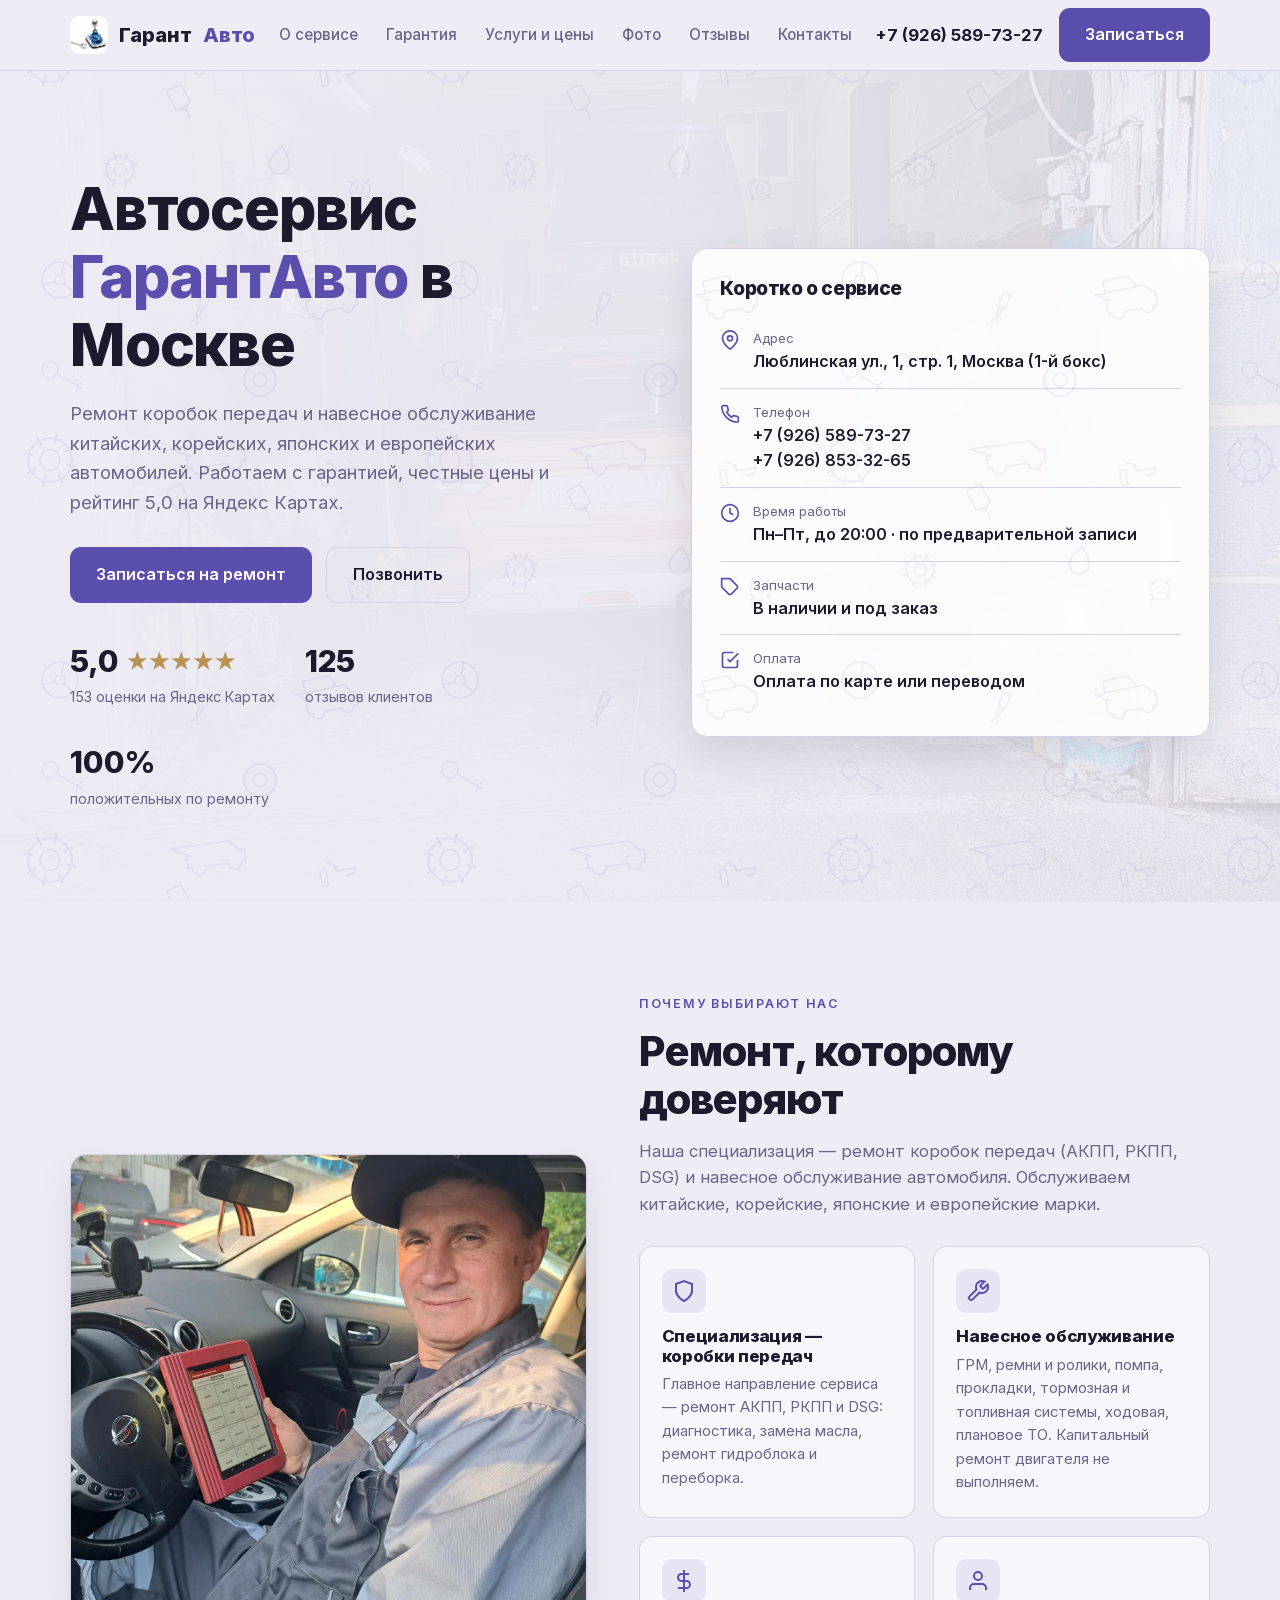
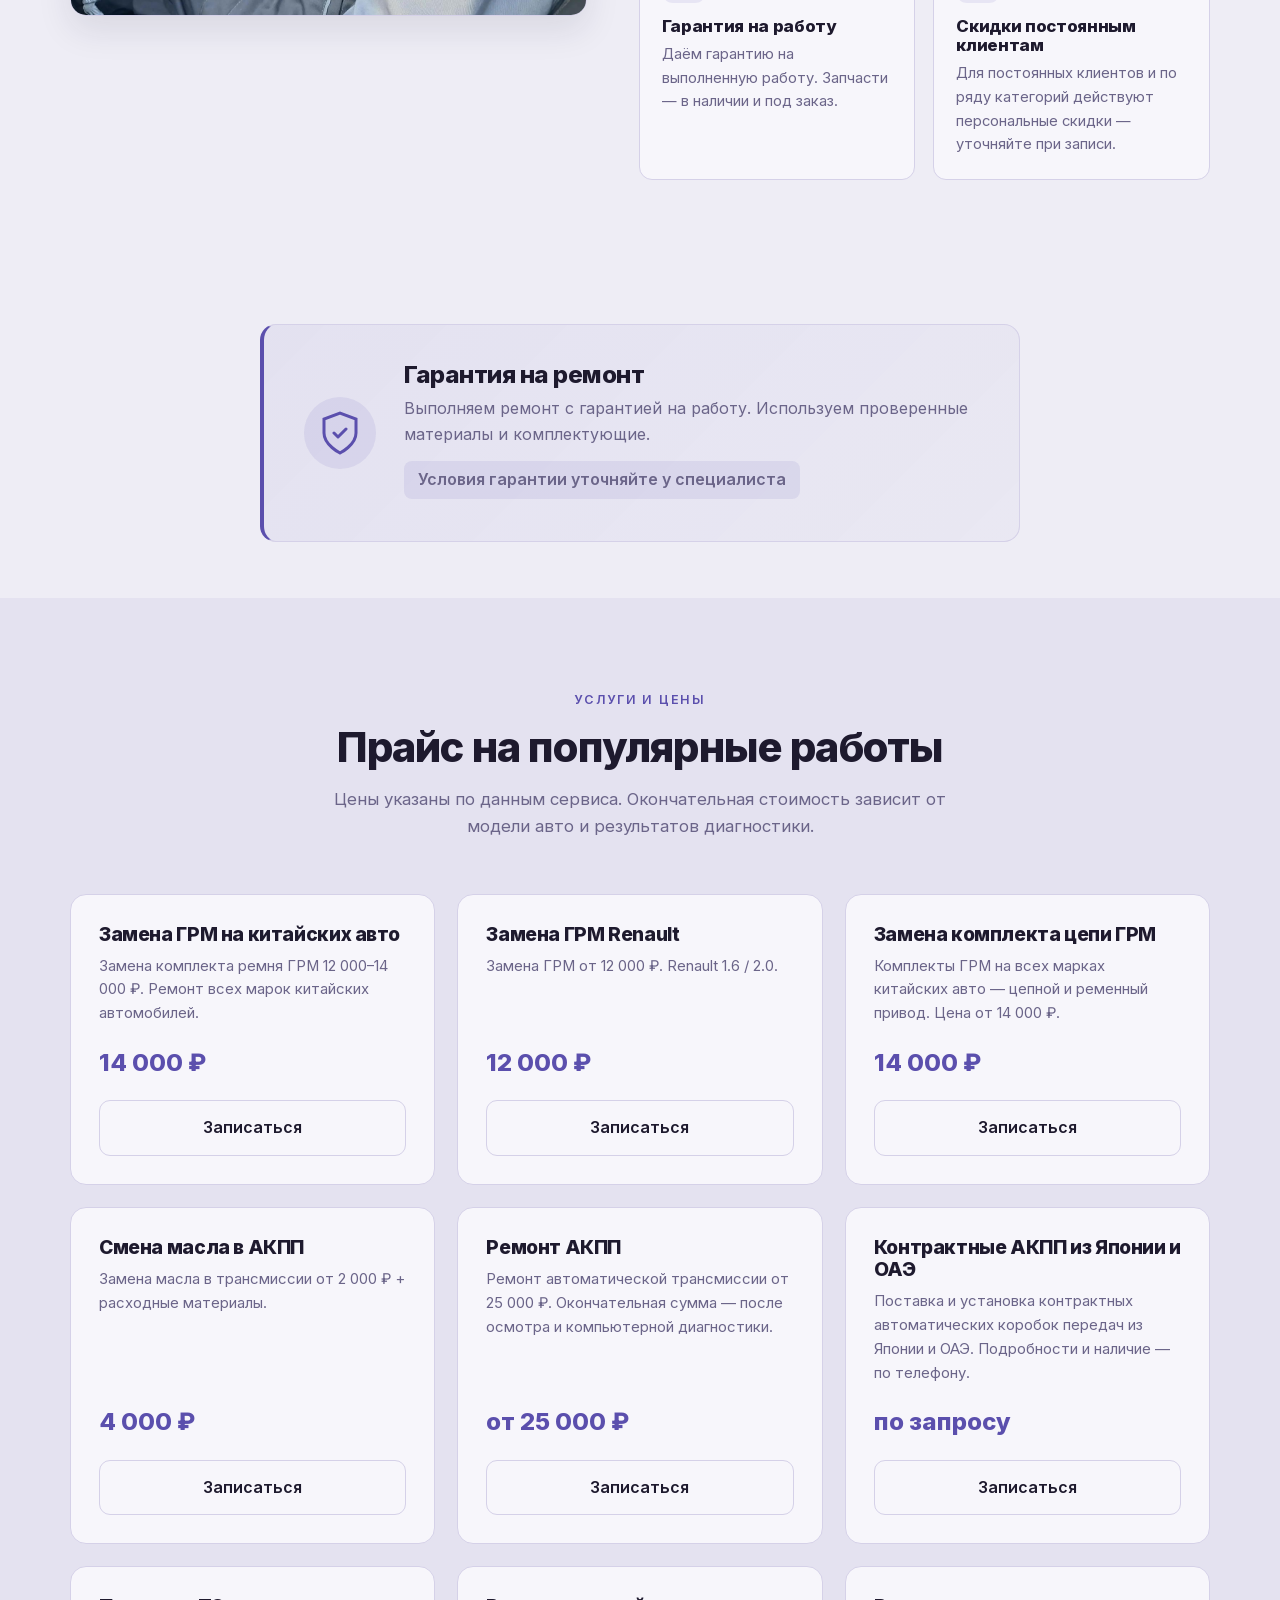
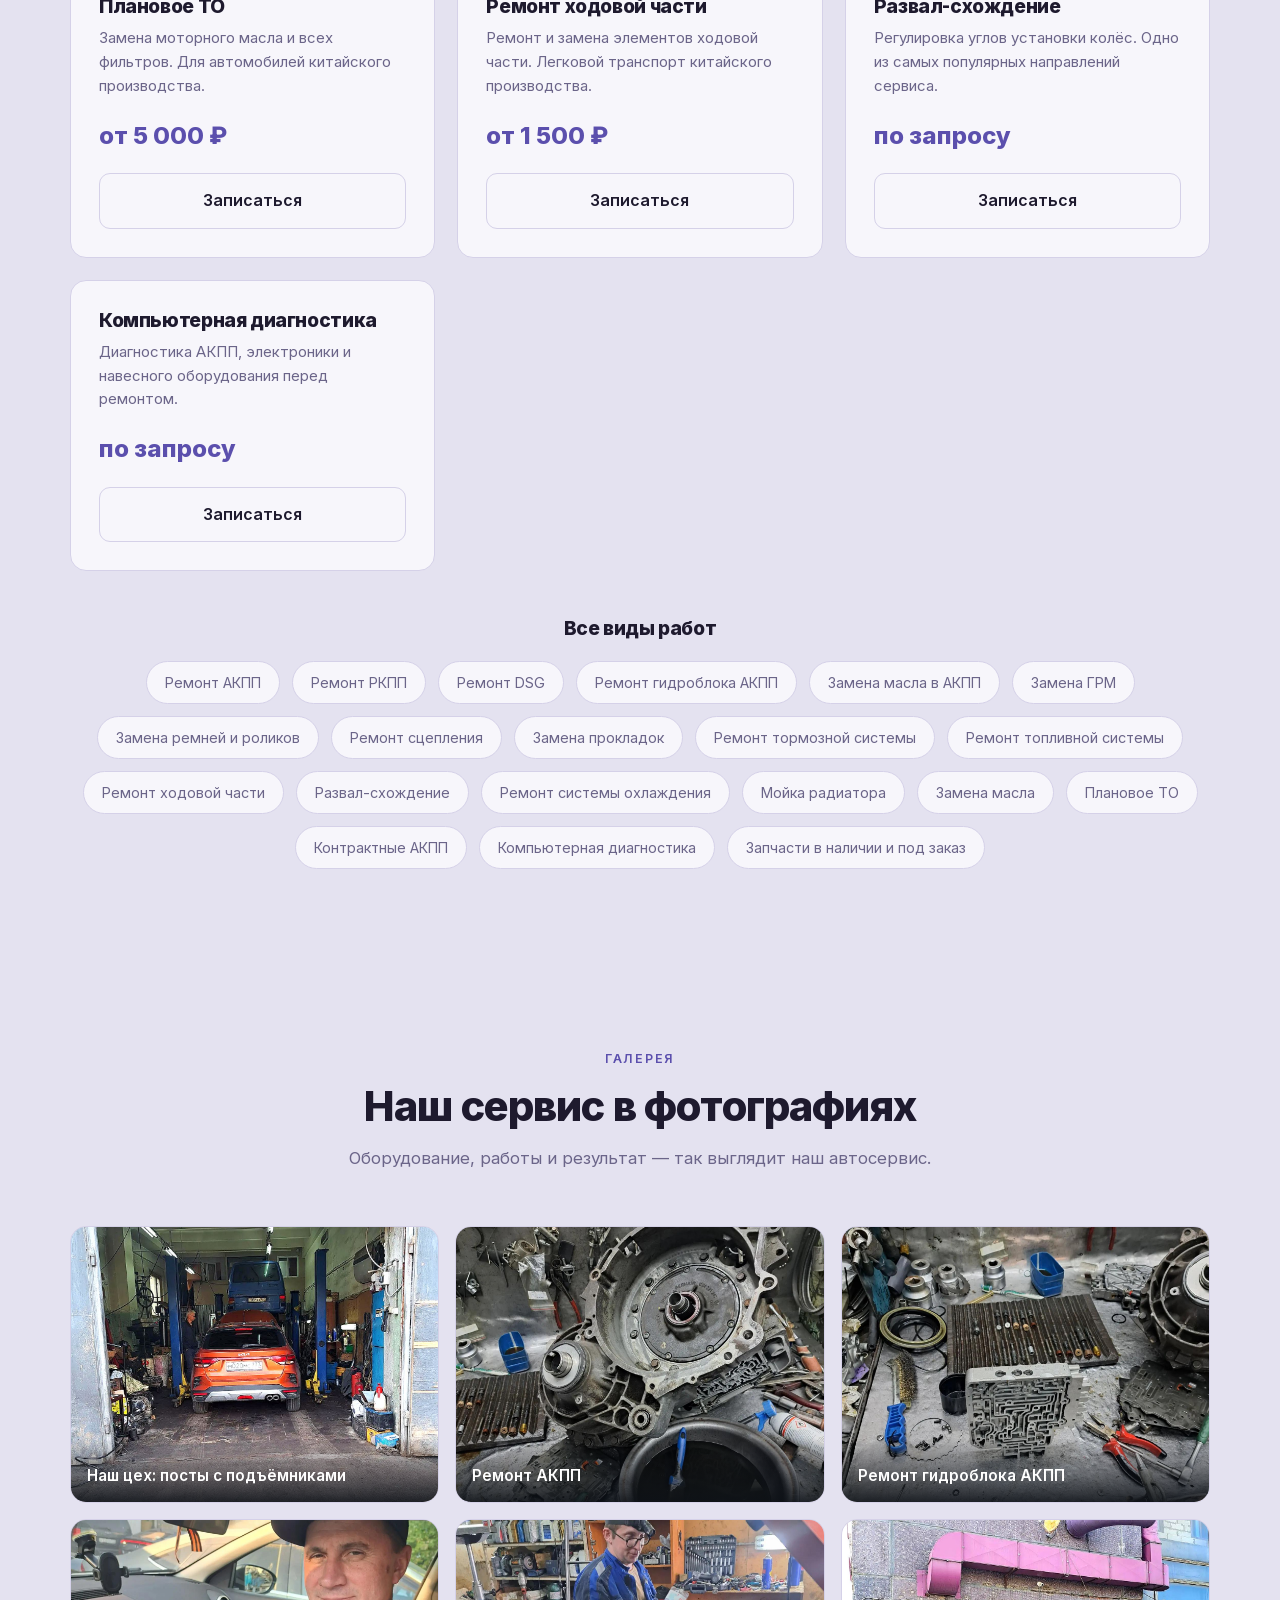
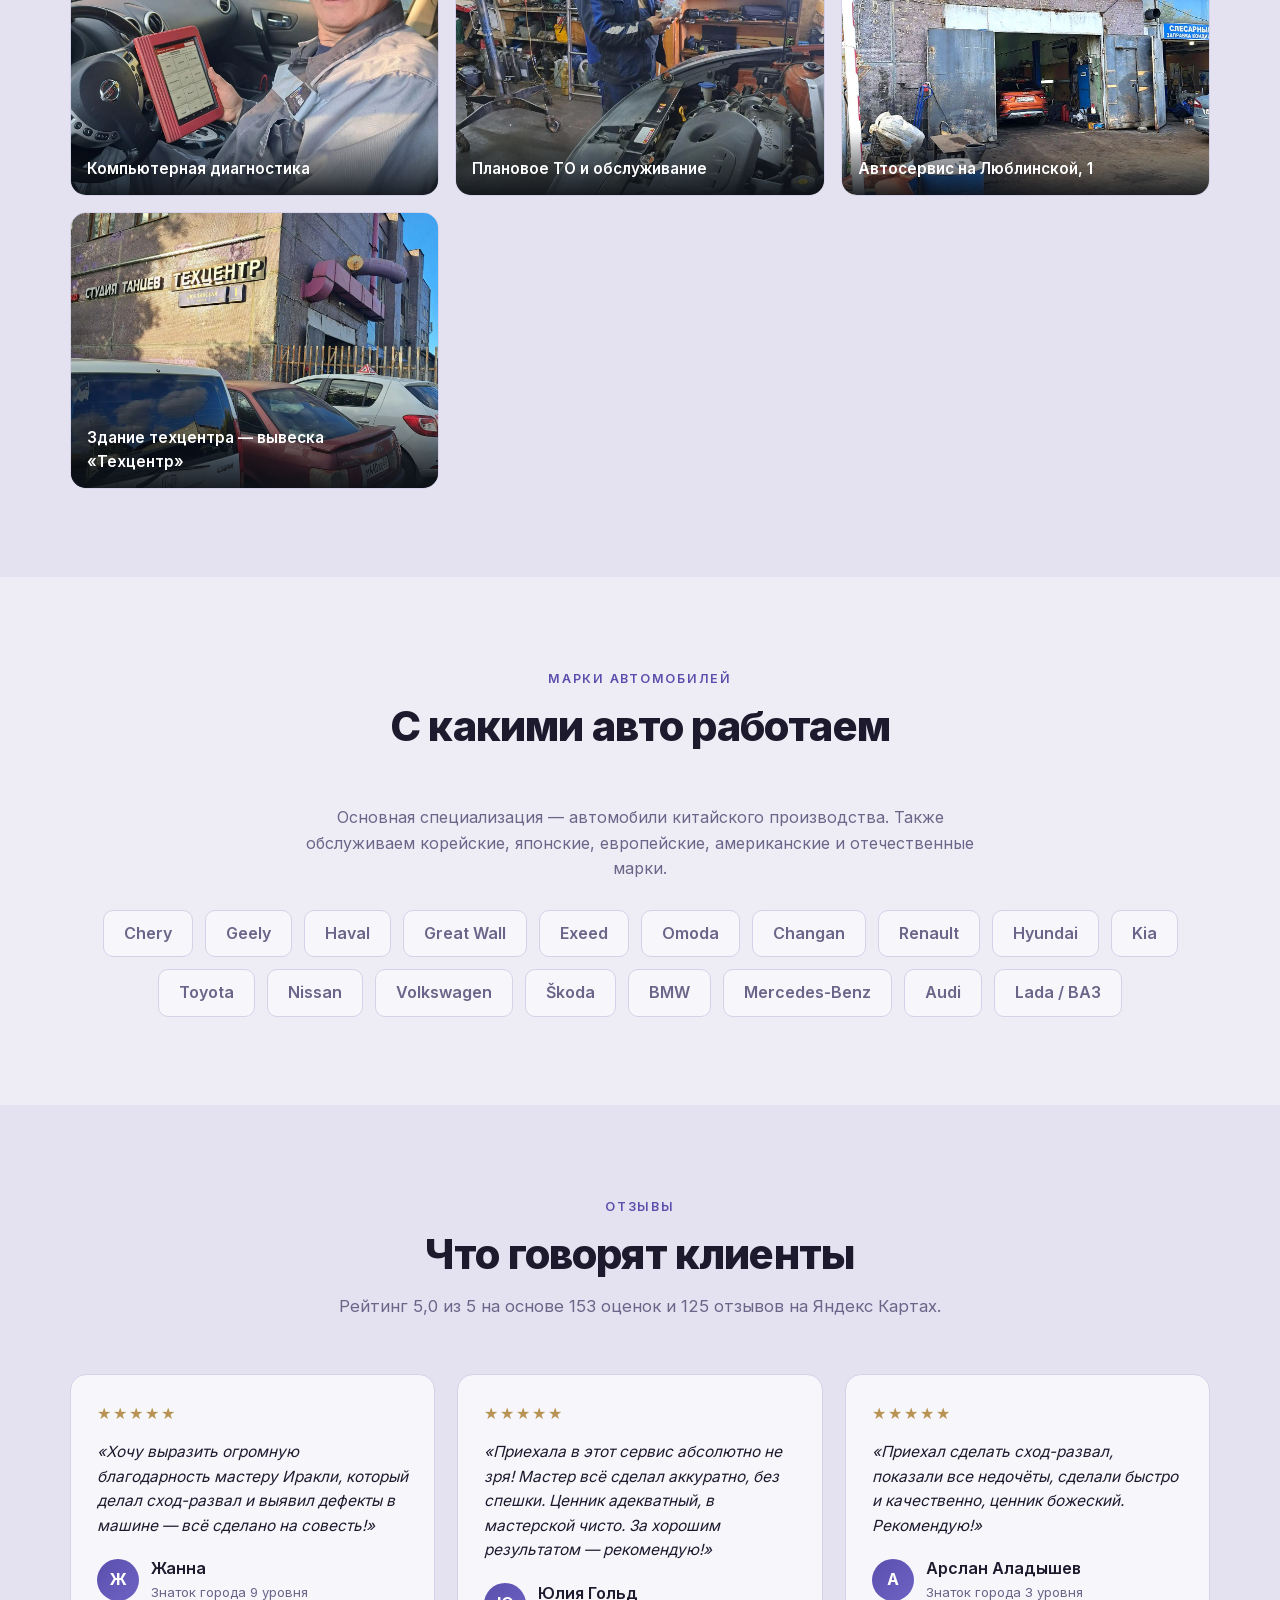
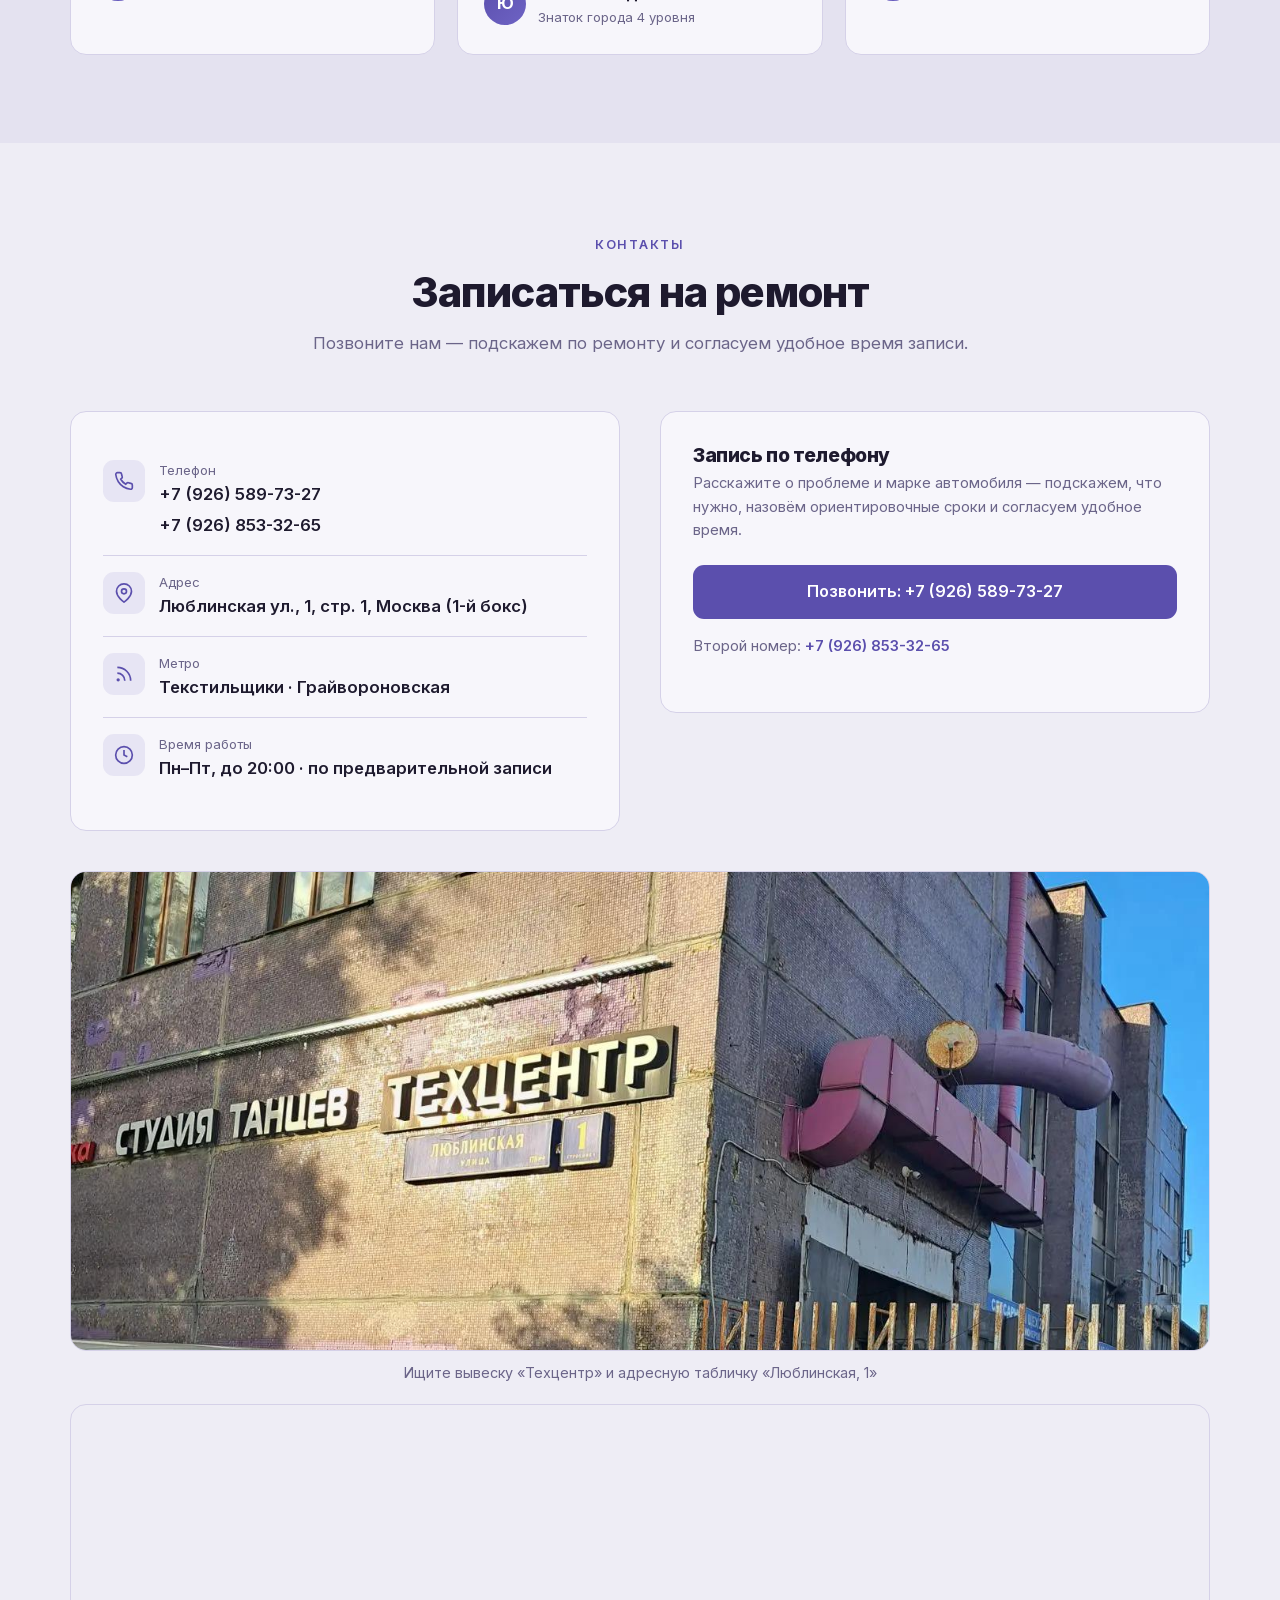
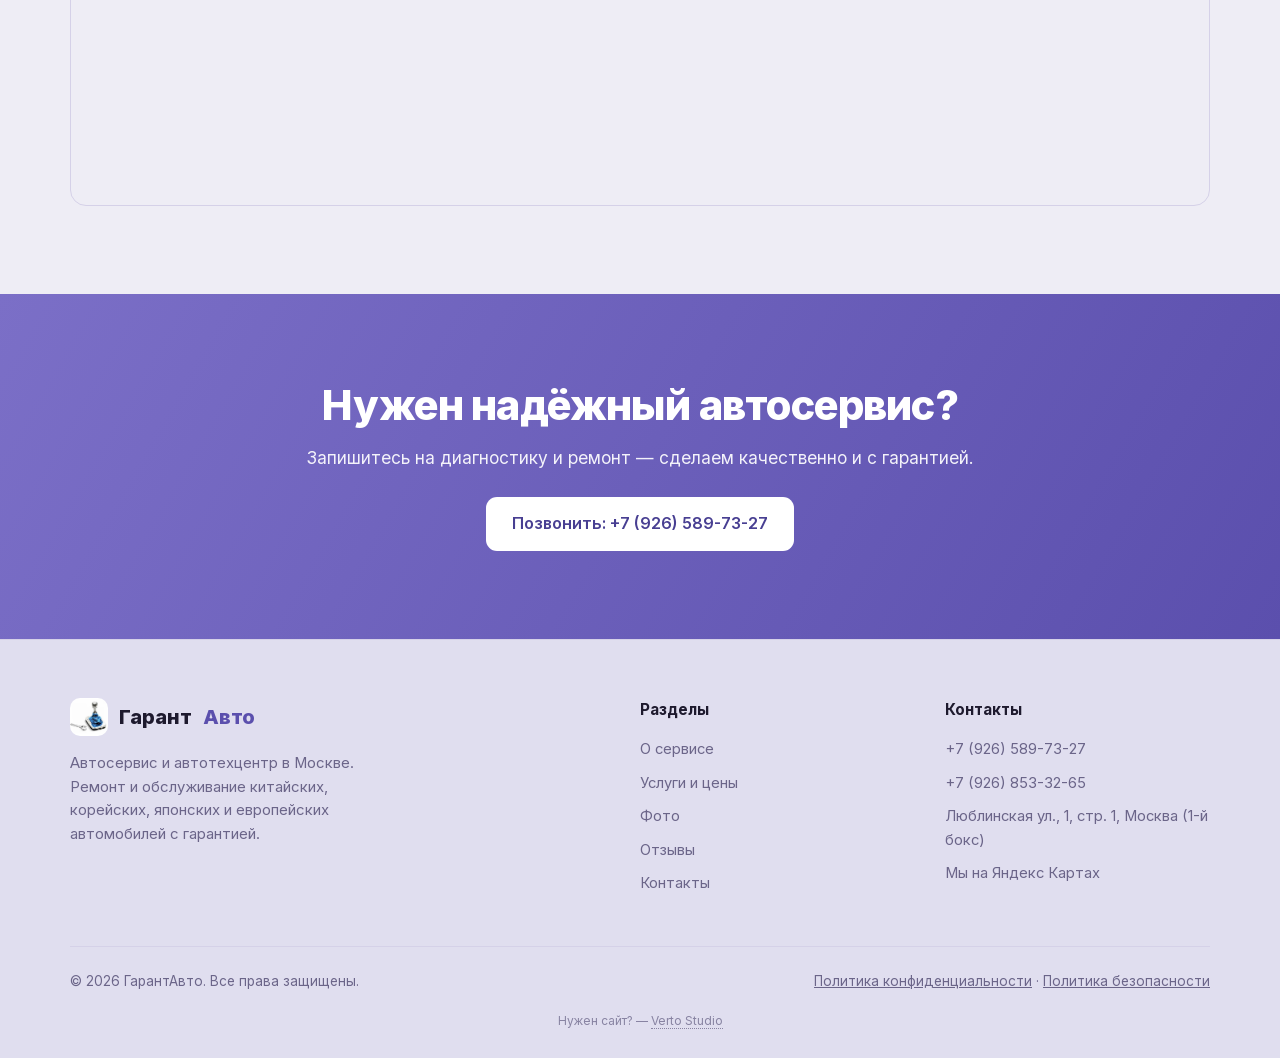
<file: index.html>
<!DOCTYPE html>
<html lang="ru">
<head>
  <meta charset="UTF-8" />
  <meta name="viewport" content="width=device-width, initial-scale=1.0" />
  <meta http-equiv="Content-Security-Policy" content="upgrade-insecure-requests; default-src 'self'; img-src 'self' data:; style-src 'self' 'unsafe-inline'; font-src 'self'; script-src 'self'; connect-src 'self'; frame-src https://yandex.ru https://*.yandex.ru; form-action 'self'; base-uri 'self'; object-src 'none'" />
  <meta name="referrer" content="strict-origin-when-cross-origin" />
  <meta name="description" content="ГарантАвто — автосервис и автотехцентр в Москве на Люблинской, 1. Ремонт китайских, корейских, японских и европейских авто. Замена ГРМ, ремонт АКПП, ходовой, ТО, развал-схождение. Рейтинг 5,0 на Яндекс Картах." />
  <meta name="theme-color" content="#eeedf5" />
  <link rel="canonical" href="https://nashgarant.tech/" />
  <meta property="og:title" content="ГарантАвто — автосервис в Москве" />
  <meta property="og:description" content="Ремонт автомобилей с гарантией. Рейтинг 5,0 на Яндекс Картах. Люблинская ул., 1, Москва." />
  <meta property="og:type" content="website" />
  <meta property="og:url" content="https://nashgarant.tech/" />
  <title>ГарантАвто — автосервис и автотехцентр в Москве | Люблинская, 1</title>
  <link rel="icon" type="image/jpeg" href="assets/logo.jpg" />
  <link rel="stylesheet" href="css/fonts.css" />
  <link rel="stylesheet" href="css/style.css" />
</head>
<body>
  <div class="bg-pattern" aria-hidden="true"></div>
  <!-- Header -->
  <header class="header">
    <div class="container nav">
      <a href="#top" class="logo"><img class="logo-mark logo-img" src="assets/logo.jpg" alt="ГарантАвто" width="38" height="38" />Гарант<span>Авто</span></a>
      <nav class="nav-links" id="navLinks">
        <a href="#about">О сервисе</a>
        <a href="#guarantee">Гарантия</a>
        <a href="#services">Услуги и цены</a>
        <a href="#gallery">Фото</a>
        <a href="#reviews">Отзывы</a>
        <a href="#contacts">Контакты</a>
      </nav>
      <div class="nav-actions">
        <a href="tel:+79265897327" class="phone" data-bind="phoneLink">+7 (926) 589-73-27</a>
        <a href="#contacts" class="btn btn-primary">Записаться</a>
        <button class="burger" id="burger" aria-label="Открыть меню">
          <svg width="24" height="24" viewBox="0 0 24 24" fill="none" stroke="currentColor" stroke-width="2"><line x1="3" y1="6" x2="21" y2="6"/><line x1="3" y1="12" x2="21" y2="12"/><line x1="3" y1="18" x2="21" y2="18"/></svg>
        </button>
      </div>
    </div>
  </header>

  <!-- Hero -->
  <section class="hero" id="top">
    <div class="hero-bg"><img id="heroImg" src="assets/box-enhanced.jpg" alt="Автосервис ГарантАвто" /></div>
    <div class="hero-inner">
      <div class="container hero-grid">
        <div class="hero-text">
          <h1 id="heroTitle">Автосервис <span>ГарантАвто</span> в Москве</h1>
          <p class="lead" id="heroLead">Ремонт и обслуживание китайских, корейских, японских и европейских автомобилей. Работаем с гарантией, честные цены и рейтинг 5,0 на Яндекс Картах.</p>
          <div class="hero-cta">
            <a href="#contacts" class="btn btn-primary">Записаться на ремонт</a>
            <a href="tel:+79265897327" class="btn btn-ghost" data-bind="phoneLink">Позвонить</a>
          </div>
          <div class="hero-badges">
            <div class="hero-badge"><div class="num"><span id="stat1num">5,0</span> <span class="rating-stars">★★★★★</span></div><div class="lbl" id="stat1lbl">153 оценки на Яндекс Картах</div></div>
            <div class="hero-badge"><div class="num" id="stat2num">125</div><div class="lbl" id="stat2lbl">отзывов клиентов</div></div>
            <div class="hero-badge"><div class="num" id="stat3num">100%</div><div class="lbl" id="stat3lbl">положительных по ремонту</div></div>
          </div>
        </div>
        <div class="hero-card">
          <h3>Коротко о сервисе</h3>
          <div class="info-row">
            <span class="ico"><svg width="20" height="20" viewBox="0 0 24 24" fill="none" stroke="currentColor" stroke-width="2"><path d="M21 10c0 7-9 13-9 13s-9-6-9-13a9 9 0 0 1 18 0z"/><circle cx="12" cy="10" r="3"/></svg></span>
            <div><div class="k">Адрес</div><div class="v" data-bind="address">Люблинская ул., 1, стр. 1 (1-й бокс)</div></div>
          </div>
          <div class="info-row">
            <span class="ico"><svg width="20" height="20" viewBox="0 0 24 24" fill="none" stroke="currentColor" stroke-width="2"><path d="M22 16.92v3a2 2 0 0 1-2.18 2 19.79 19.79 0 0 1-8.63-3.07 19.5 19.5 0 0 1-6-6 19.79 19.79 0 0 1-3.07-8.67A2 2 0 0 1 4.11 2h3a2 2 0 0 1 2 1.72c.13.96.36 1.9.7 2.81a2 2 0 0 1-.45 2.11L8.09 9.91a16 16 0 0 0 6 6l1.27-1.27a2 2 0 0 1 2.11-.45c.9.34 1.85.57 2.81.7A2 2 0 0 1 22 16.92z"/></svg></span>
            <div><div class="k">Телефон</div><div class="v" data-bind="phone">+7 (926) 589-73-27</div><div class="v" data-bind="phone2">+7 (926) 853-32-65</div></div>
          </div>
          <div class="info-row">
            <span class="ico"><svg width="20" height="20" viewBox="0 0 24 24" fill="none" stroke="currentColor" stroke-width="2"><circle cx="12" cy="12" r="10"/><polyline points="12 6 12 12 16 14"/></svg></span>
            <div><div class="k">Время работы</div><div class="v" data-bind="hours">Пн–Пт, до 20:00 · по записи</div></div>
          </div>
          <div class="info-row">
            <span class="ico"><svg width="20" height="20" viewBox="0 0 24 24" fill="none" stroke="currentColor" stroke-width="2"><path d="M20.59 13.41l-7.17 7.17a2 2 0 0 1-2.83 0L2 12V2h10l8.59 8.59a2 2 0 0 1 0 2.82z"/><line x1="7" y1="7" x2="7.01" y2="7"/></svg></span>
            <div><div class="k">Запчасти</div><div class="v" data-bind="parts">В наличии и под заказ</div></div>
          </div>
          <div class="info-row">
            <span class="ico"><svg width="20" height="20" viewBox="0 0 24 24" fill="none" stroke="currentColor" stroke-width="2"><path d="M9 11l3 3L22 4"/><path d="M21 12v7a2 2 0 0 1-2 2H5a2 2 0 0 1-2-2V5a2 2 0 0 1 2-2h11"/></svg></span>
            <div><div class="k">Оплата</div><div class="v" data-bind="payment">Наличные и банковский перевод</div></div>
          </div>
        </div>
      </div>
    </div>
  </section>

  <!-- About -->
  <section class="section" id="about">
    <div class="container about-grid">
      <div class="about-img"><img id="aboutImg" src="assets/master.jpg" alt="Мастер ГарантАвто с диагностическим оборудованием" /></div>
      <div class="about-content">
        <span class="eyebrow">Почему выбирают нас</span>
        <h2 id="aboutTitle">Ремонт, которому доверяют</h2>
        <p class="about-sub" id="aboutSubtitle">Мы специализируемся на автомобилях китайского производства и обслуживаем большинство корейских, японских и европейских марок.</p>
        <div class="features-grid" id="featuresGrid"><!-- JS --></div>
      </div>
    </div>
  </section>

  <!-- Guarantee -->
  <section class="section guarantee-section" id="guarantee">
    <div class="container">
      <div class="guarantee-block">
        <div class="guarantee-icon">
          <svg width="48" height="48" viewBox="0 0 24 24" fill="none" stroke="currentColor" stroke-width="1.5">
            <path d="M12 22s8-4 8-10V5l-8-3-8 3v7c0 6 8 10 8 10z"/>
            <path d="M9 12l2 2 4-4" stroke-linecap="round" stroke-linejoin="round"/>
          </svg>
        </div>
        <div class="guarantee-content">
          <h2>Гарантия на ремонт</h2>
          <p>Выполняем ремонт с гарантией на работу. Используем проверенные материалы и комплектующие.</p>
          <p class="guarantee-note">Условия гарантии уточняйте у специалиста</p>
        </div>
      </div>
    </div>
  </section>

  <!-- Services / Prices -->
  <section class="section services" id="services">
    <div class="container">
      <div class="section-head">
        <span class="eyebrow">Услуги и цены</span>
        <h2>Прайс на популярные работы</h2>
        <p>Цены указаны по данным сервиса. Окончательная стоимость зависит от модели авто и результатов диагностики.</p>
      </div>
      <div class="price-grid" id="priceGrid"><!-- JS --></div>
      <div class="works">
        <h3>Все виды работ</h3>
        <div class="works-list" id="worksList"><!-- JS --></div>
      </div>
    </div>
  </section>

  <!-- Gallery -->
  <section class="section gallery" id="gallery">
    <div class="container">
      <div class="section-head">
        <span class="eyebrow">Галерея</span>
        <h2>Наш сервис в фотографиях</h2>
        <p>Оборудование, работы и результат — так выглядит наш автосервис.</p>
      </div>
      <div class="gallery-grid" id="galleryGrid"><!-- JS --></div>
    </div>
  </section>

  <!-- Brands -->
  <section class="section brands" id="brands">
    <div class="container">
      <div class="section-head">
        <span class="eyebrow">Марки автомобилей</span>
        <h2>С какими авто работаем</h2>
      </div>
      <p class="brands-note">Основная специализация — автомобили китайского производства. Также обслуживаем корейские, японские, европейские, американские и отечественные марки.</p>
      <div class="brands-list" id="brandsList"><!-- JS --></div>
    </div>
  </section>

  <!-- Reviews -->
  <section class="section reviews" id="reviews">
    <div class="container">
      <div class="section-head">
        <span class="eyebrow">Отзывы</span>
        <h2>Что говорят клиенты</h2>
        <p>Рейтинг 5,0 из 5 на основе 153 оценок и 125 отзывов на Яндекс Картах.</p>
      </div>
      <div class="reviews-grid" id="reviewsGrid"><!-- JS --></div>
    </div>
  </section>

  <!-- Contacts -->
  <section class="section" id="contacts">
    <div class="container">
      <div class="section-head">
        <span class="eyebrow">Контакты</span>
        <h2>Записаться на ремонт</h2>
        <p>Позвоните нам — подскажем по ремонту и согласуем удобное время записи.</p>
      </div>
      <div class="contacts-grid">
        <div class="contact-card">
          <div class="contact-row">
            <span class="ico"><svg width="20" height="20" viewBox="0 0 24 24" fill="none" stroke="currentColor" stroke-width="2"><path d="M22 16.92v3a2 2 0 0 1-2.18 2 19.79 19.79 0 0 1-8.63-3.07 19.5 19.5 0 0 1-6-6 19.79 19.79 0 0 1-3.07-8.67A2 2 0 0 1 4.11 2h3a2 2 0 0 1 2 1.72c.13.96.36 1.9.7 2.81a2 2 0 0 1-.45 2.11L8.09 9.91a16 16 0 0 0 6 6l1.27-1.27a2 2 0 0 1 2.11-.45c.9.34 1.85.57 2.81.7A2 2 0 0 1 22 16.92z"/></svg></span>
            <div><div class="k">Телефон</div><a href="tel:+79265897327" class="v" data-bind="phoneLink phone">+7 (926) 589-73-27</a><a href="tel:+79268533265" class="v" data-bind="phone2Link phone2" style="display:block;margin-top:4px">+7 (926) 853-32-65</a></div>
          </div>
          <div class="contact-row">
            <span class="ico"><svg width="20" height="20" viewBox="0 0 24 24" fill="none" stroke="currentColor" stroke-width="2"><path d="M21 10c0 7-9 13-9 13s-9-6-9-13a9 9 0 0 1 18 0z"/><circle cx="12" cy="10" r="3"/></svg></span>
            <div><div class="k">Адрес</div><div class="v" data-bind="address">Люблинская ул., 1, стр. 1, Москва (1-й бокс)</div></div>
          </div>
          <div class="contact-row">
            <span class="ico"><svg width="20" height="20" viewBox="0 0 24 24" fill="none" stroke="currentColor" stroke-width="2"><path d="M4 11a9 9 0 0 1 9 9M4 4a16 16 0 0 1 16 16"/><circle cx="5" cy="19" r="1"/></svg></span>
            <div><div class="k">Метро</div><div class="v" data-bind="metro">Текстильщики · Грайвороновская</div></div>
          </div>
          <div class="contact-row">
            <span class="ico"><svg width="20" height="20" viewBox="0 0 24 24" fill="none" stroke="currentColor" stroke-width="2"><circle cx="12" cy="12" r="10"/><polyline points="12 6 12 12 16 14"/></svg></span>
            <div><div class="k">Время работы</div><div class="v" data-bind="hours">Пн–Пт, до 20:00 · по предварительной записи</div></div>
          </div>
        </div>

        <div class="form-card">
          <h3>Запись по телефону</h3>
          <p class="sub">Расскажите о проблеме и марке автомобиля — подскажем, что нужно, назовём ориентировочные сроки и согласуем удобное время.</p>
          <a href="tel:+79265897327" class="btn btn-primary btn-block" data-bind="phoneLink phoneBtn">Позвонить: +7 (926) 589-73-27</a>
          <p class="sub call-alt">Второй номер: <a href="tel:+79268533265" data-bind="phone2Link phone2">+7 (926) 853-32-65</a></p>
        </div>
      </div>

      <div class="building-photo">
        <img src="assets/building.jpg" alt="Здание техцентра ГарантАвто — вывеска «Техцентр», Люблинская ул., 1" loading="lazy" />
        <p class="building-cap">Ищите вывеску «Техцентр» и адресную табличку «Люблинская, 1»</p>
      </div>

      <div class="map-wrap" style="margin-top: 0;">
        <iframe id="mapFrame"
          src="https://yandex.ru/map-widget/v1/?ll=37.726642%2C55.715432&z=16&text=%D0%93%D0%B0%D1%80%D0%B0%D0%BD%D1%82%D0%90%D0%B2%D1%82%D0%BE%20%D0%9B%D1%8E%D0%B1%D0%BB%D0%B8%D0%BD%D1%81%D0%BA%D0%B0%D1%8F%201"
          title="ГарантАвто на карте — Люблинская ул., 1, Москва"
          loading="lazy" referrerpolicy="no-referrer-when-downgrade" allowfullscreen></iframe>
      </div>
    </div>
  </section>

  <!-- CTA band -->
  <section class="section cta-band">
    <div class="container">
      <h2>Нужен надёжный автосервис?</h2>
      <p>Запишитесь на диагностику и ремонт — сделаем качественно и с гарантией.</p>
      <a href="tel:+79265897327" class="btn btn-primary" data-bind="phoneLink phoneBtn">Позвонить: +7 (926) 589-73-27</a>
    </div>
  </section>

  <!-- Footer -->
  <footer class="footer">
    <div class="container">
      <div class="footer-grid">
        <div>
          <a href="#top" class="logo"><img class="logo-mark logo-img" src="assets/logo.jpg" alt="ГарантАвто" width="38" height="38" />Гарант<span>Авто</span></a>
          <p class="footer-about">Автосервис и автотехцентр в Москве. Ремонт и обслуживание китайских, корейских, японских и европейских автомобилей с гарантией.</p>
        </div>
        <div class="footer-col">
          <h4>Разделы</h4>
          <a href="#about">О сервисе</a>
          <a href="#services">Услуги и цены</a>
          <a href="#gallery">Фото</a>
          <a href="#reviews">Отзывы</a>
          <a href="#contacts">Контакты</a>
        </div>
        <div class="footer-col">
          <h4>Контакты</h4>
          <a href="tel:+79265897327" data-bind="phoneLink phone">+7 (926) 589-73-27</a>
          <a href="tel:+79268533265" data-bind="phone2Link phone2">+7 (926) 853-32-65</a>
          <a href="#contacts" data-bind="address">Люблинская ул., 1, стр. 1</a>
          <a data-bind="yandexUrl" href="https://yandex.ru/maps/org/garantavto/1066992215/" target="_blank" rel="noopener noreferrer">Мы на Яндекс Картах</a>
        </div>
      </div>
      <div class="footer-bottom">
        <div>© <span id="year">2026</span> ГарантАвто. Все права защищены.</div>
        <div>
          <a href="privacy.html">Политика конфиденциальности</a> ·
          <a href="security.html">Политика безопасности</a>
        </div>
        <div class="footer-credit">Нужен сайт? — <a href="https://vertostudio.ru" target="_blank" rel="noopener noreferrer">Verto Studio</a></div>
      </div>
    </div>
  </footer>

  <script src="js/content.js"></script>
  <script src="js/main.js"></script>
</body>
</html>
</file>
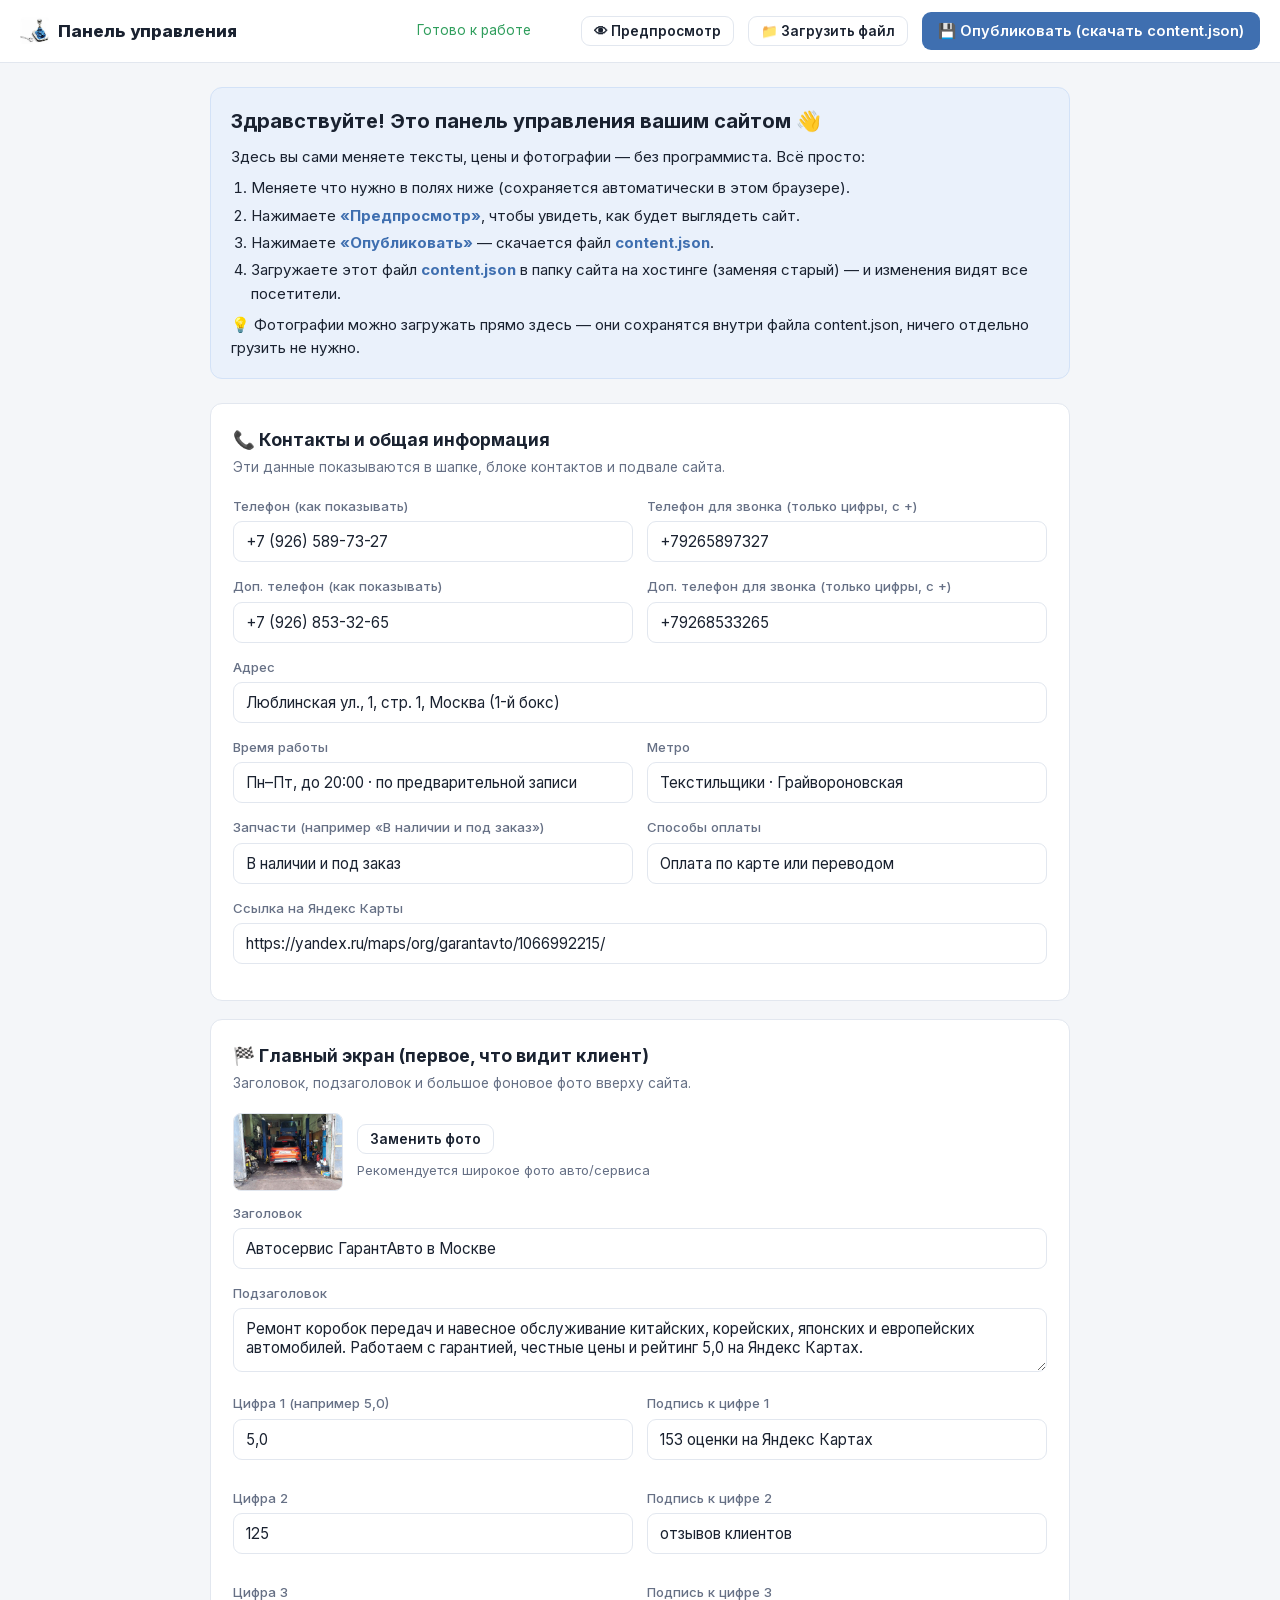
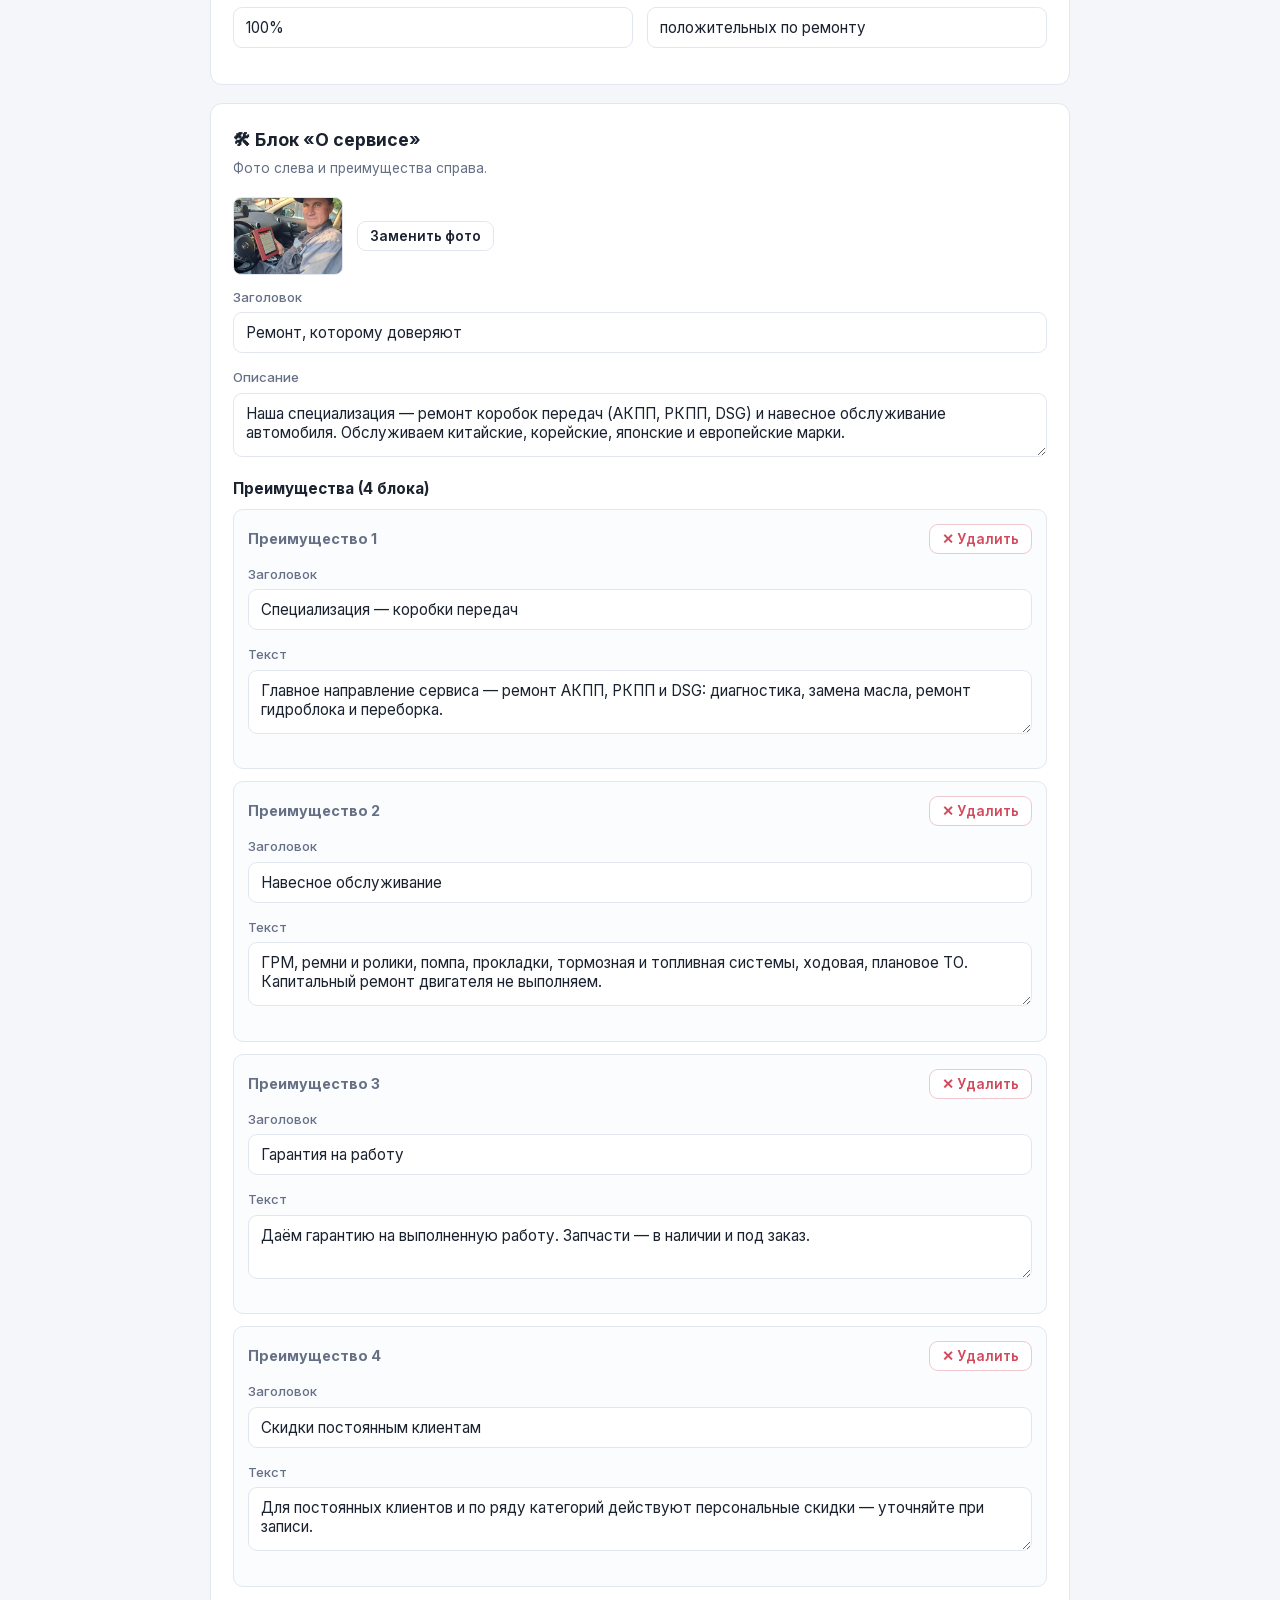
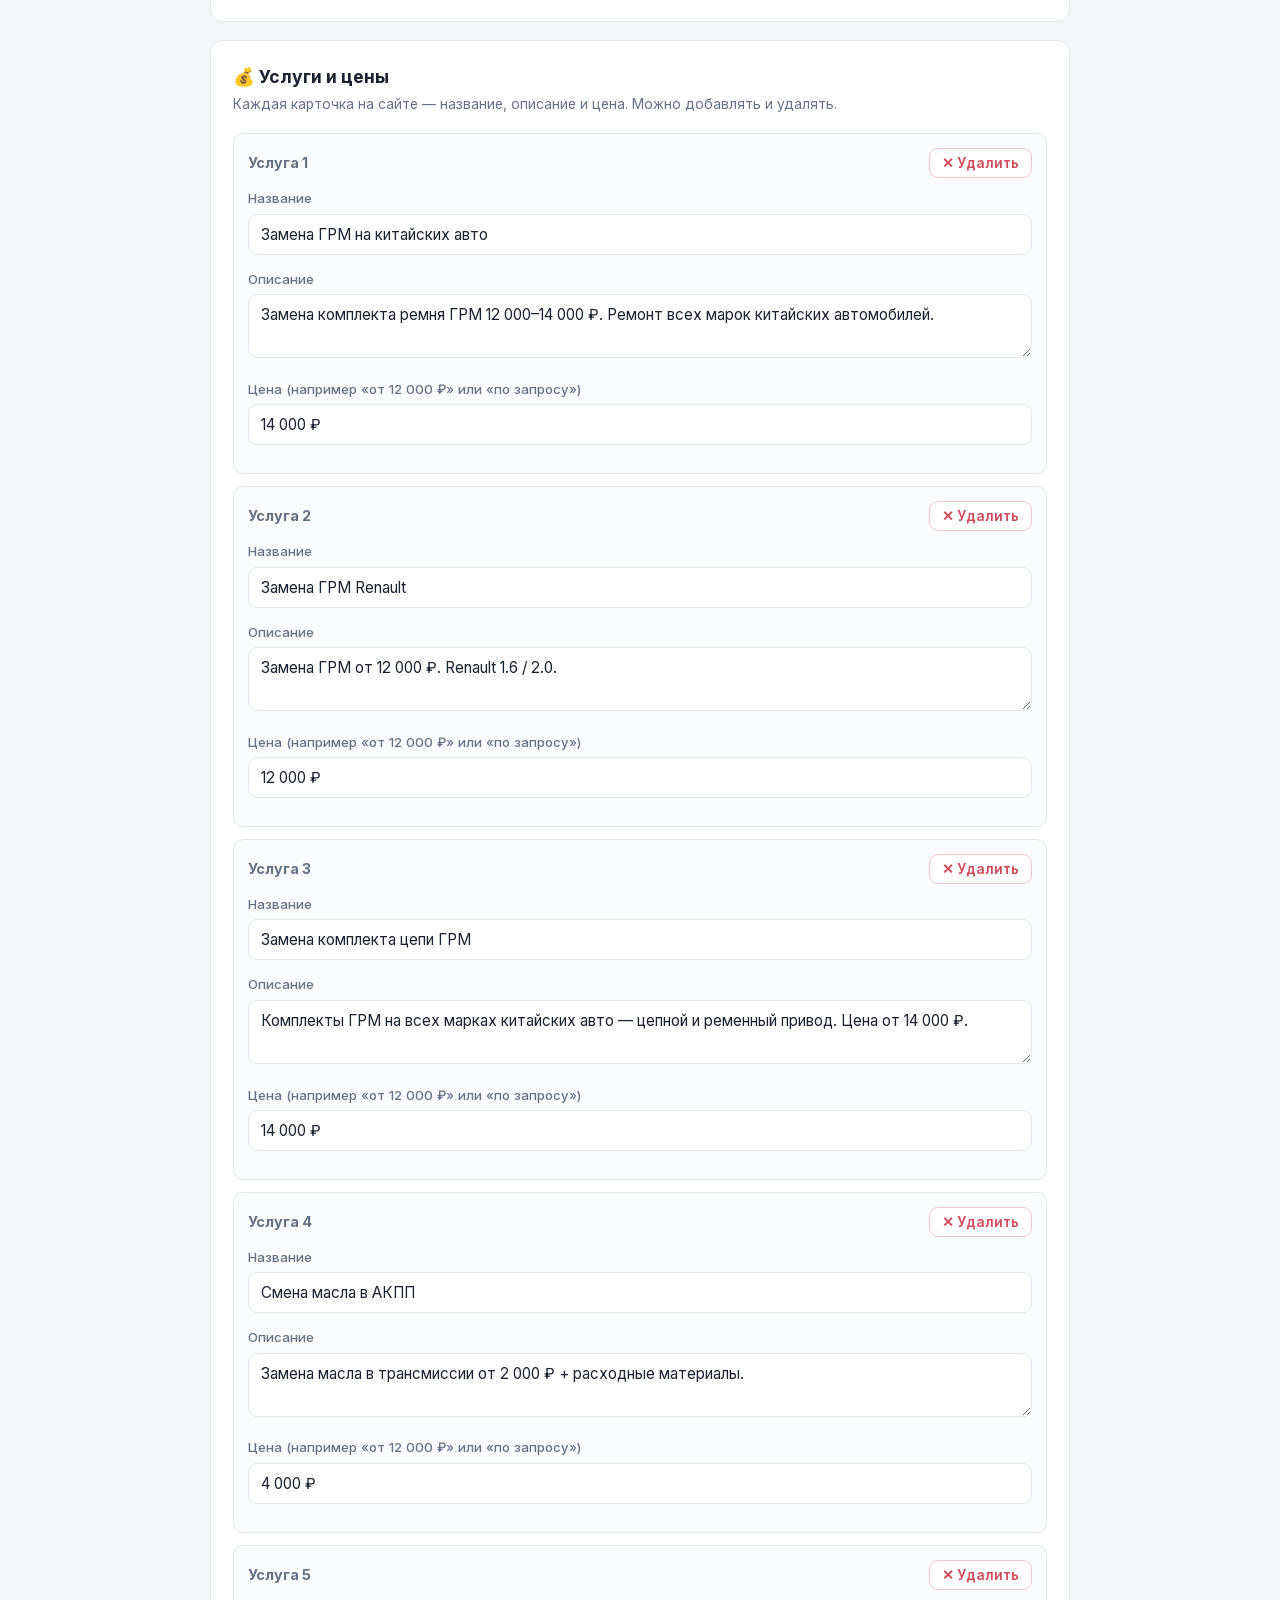
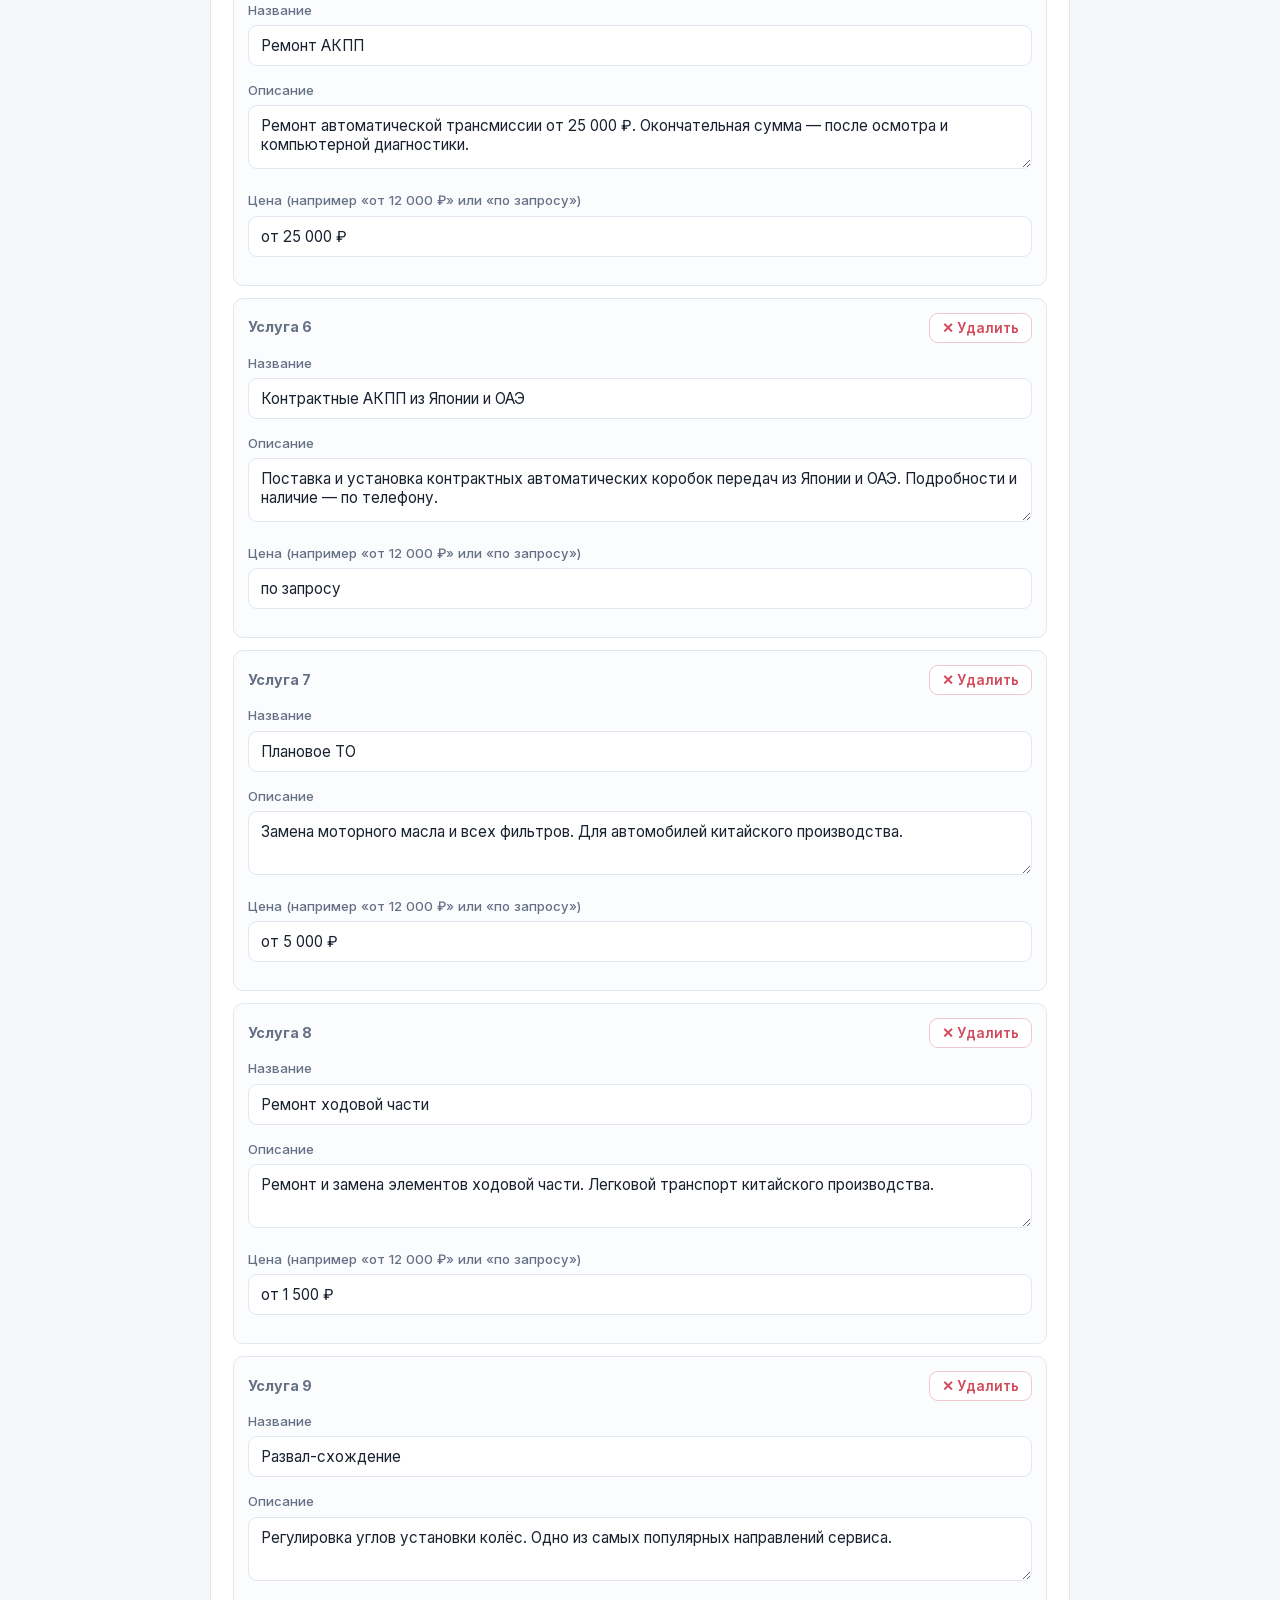
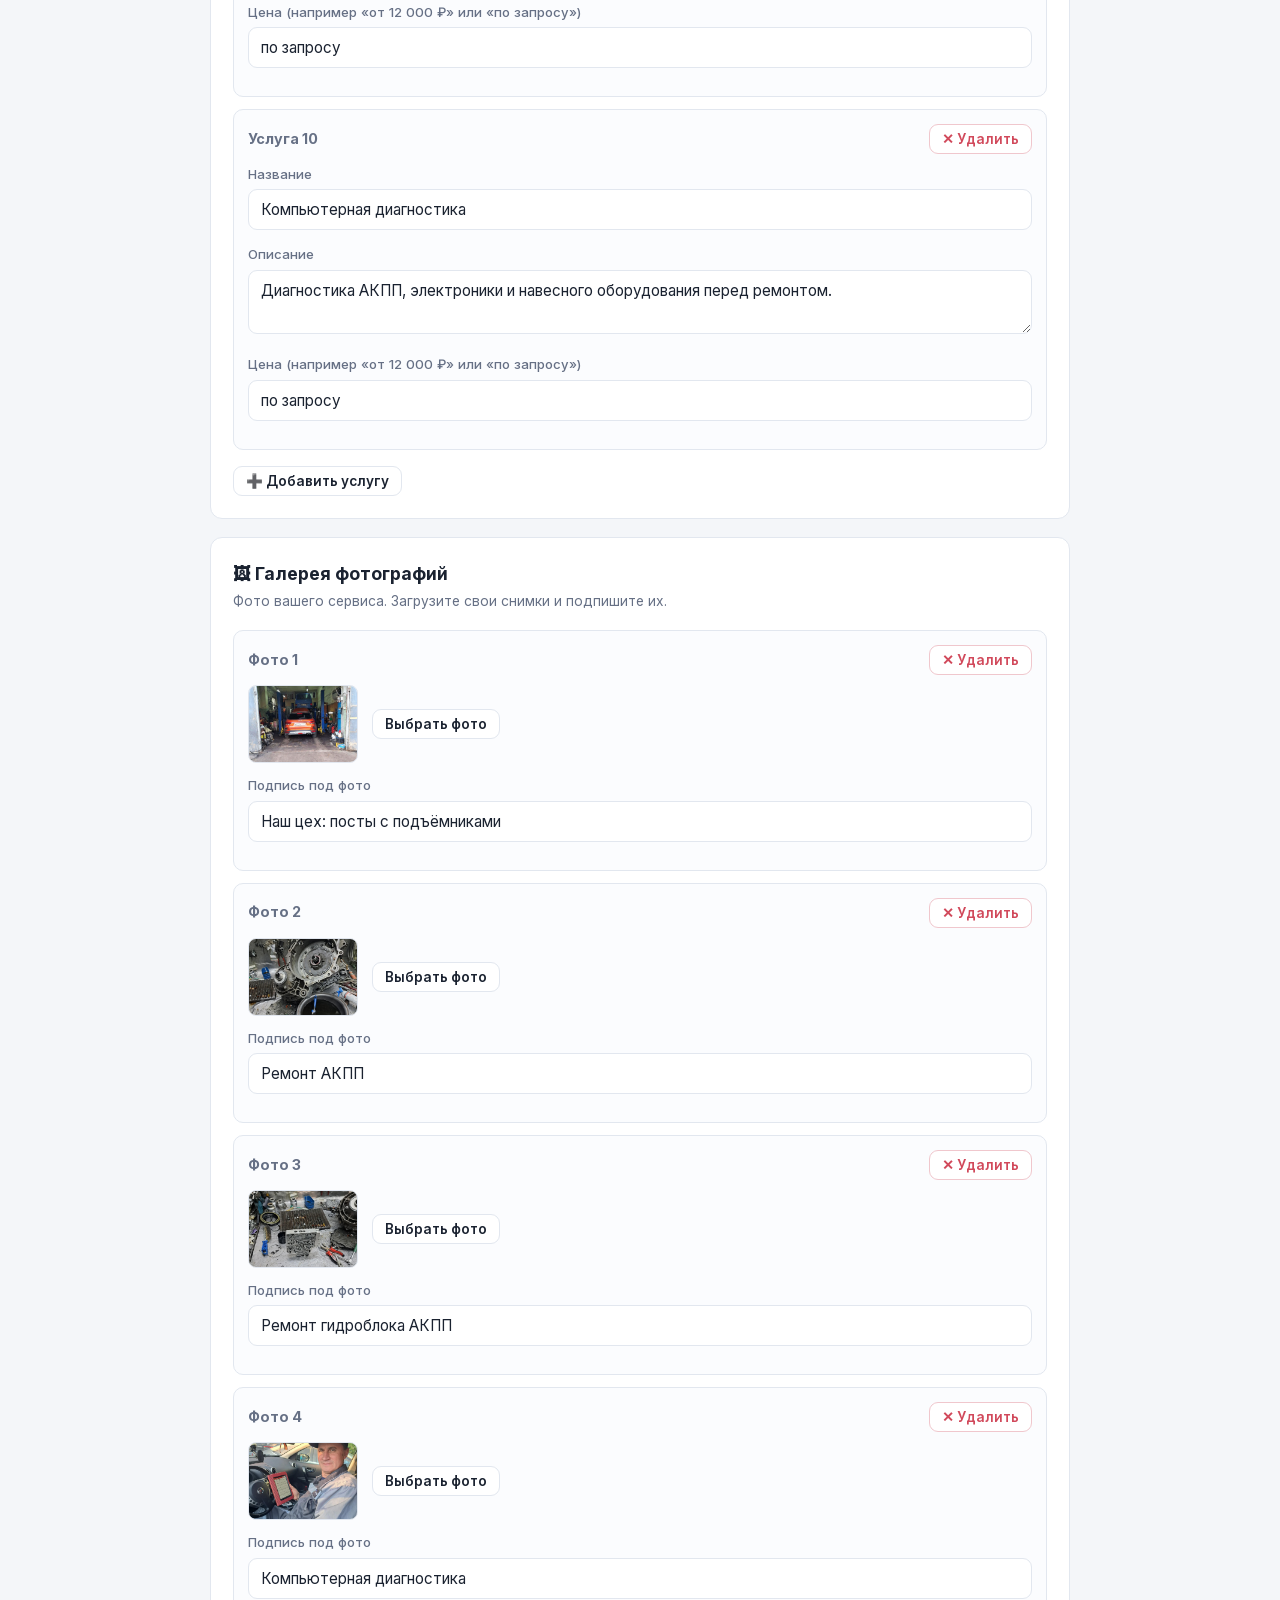
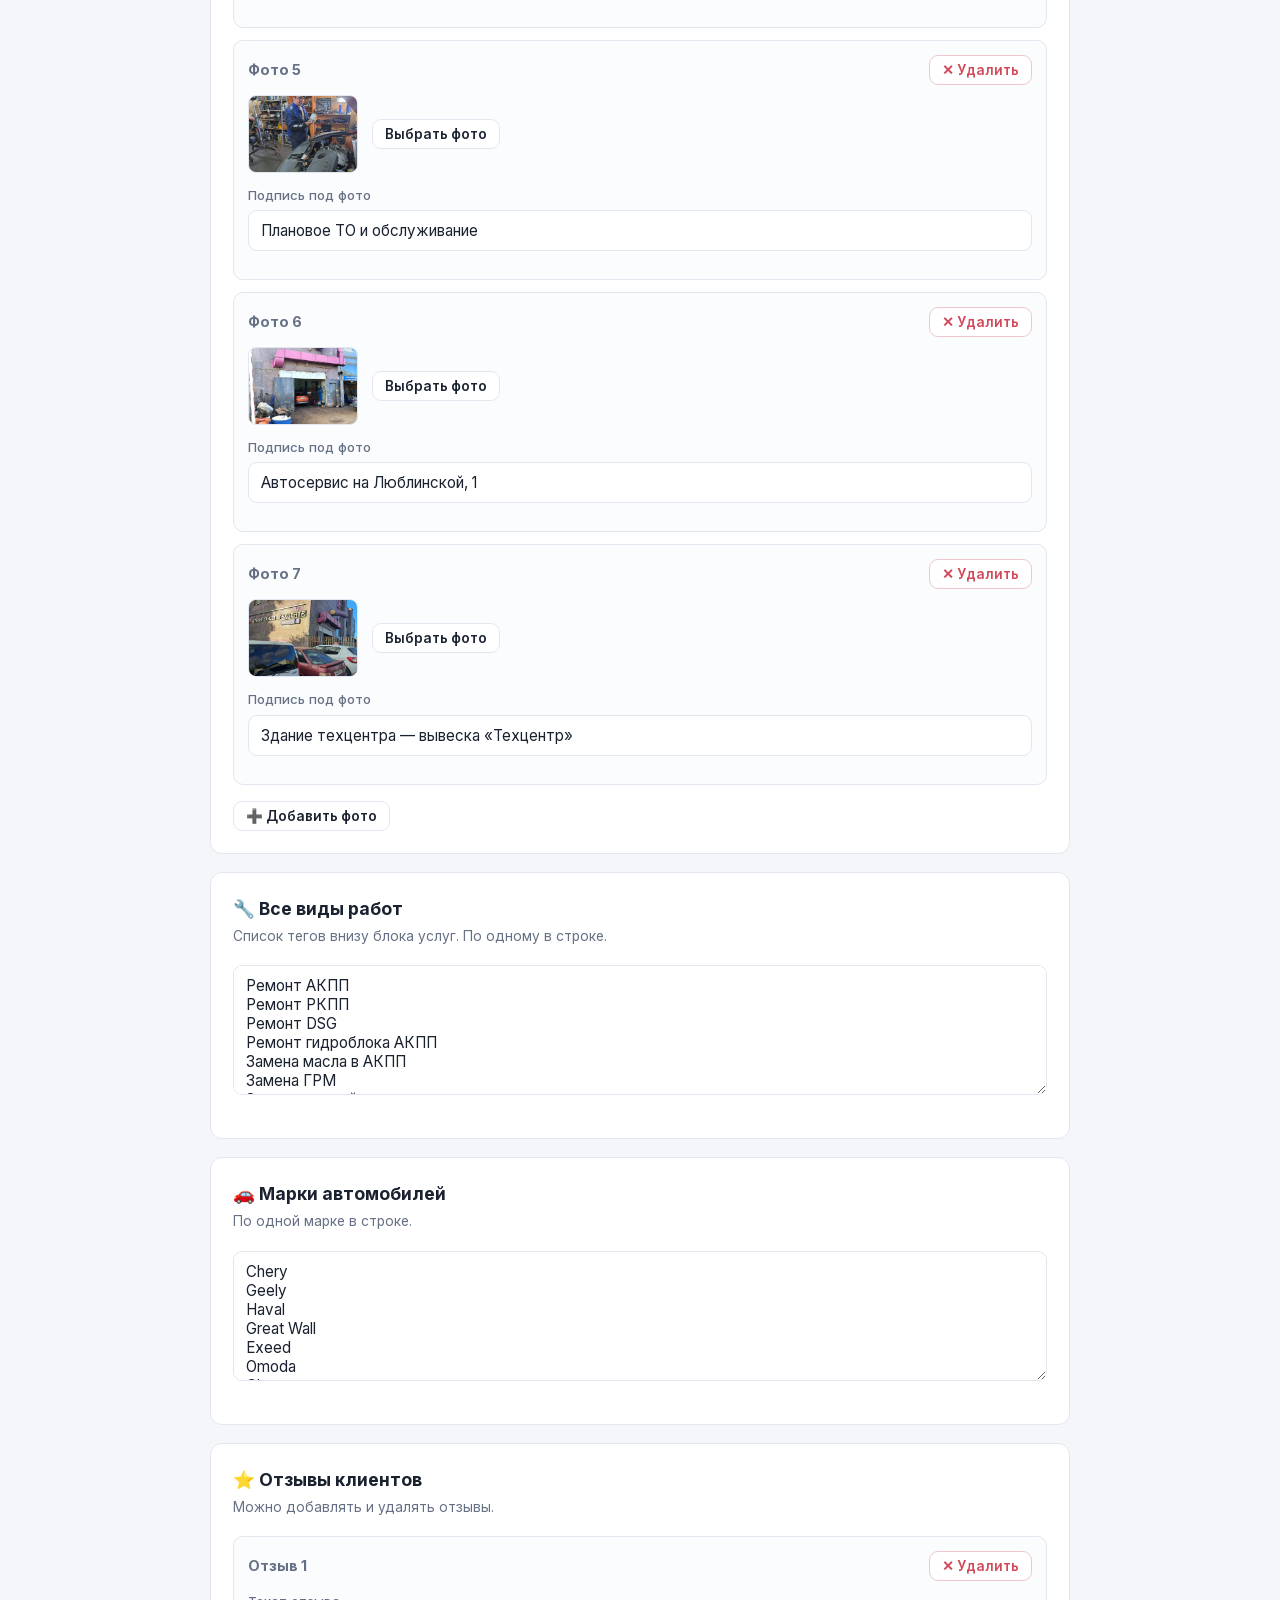
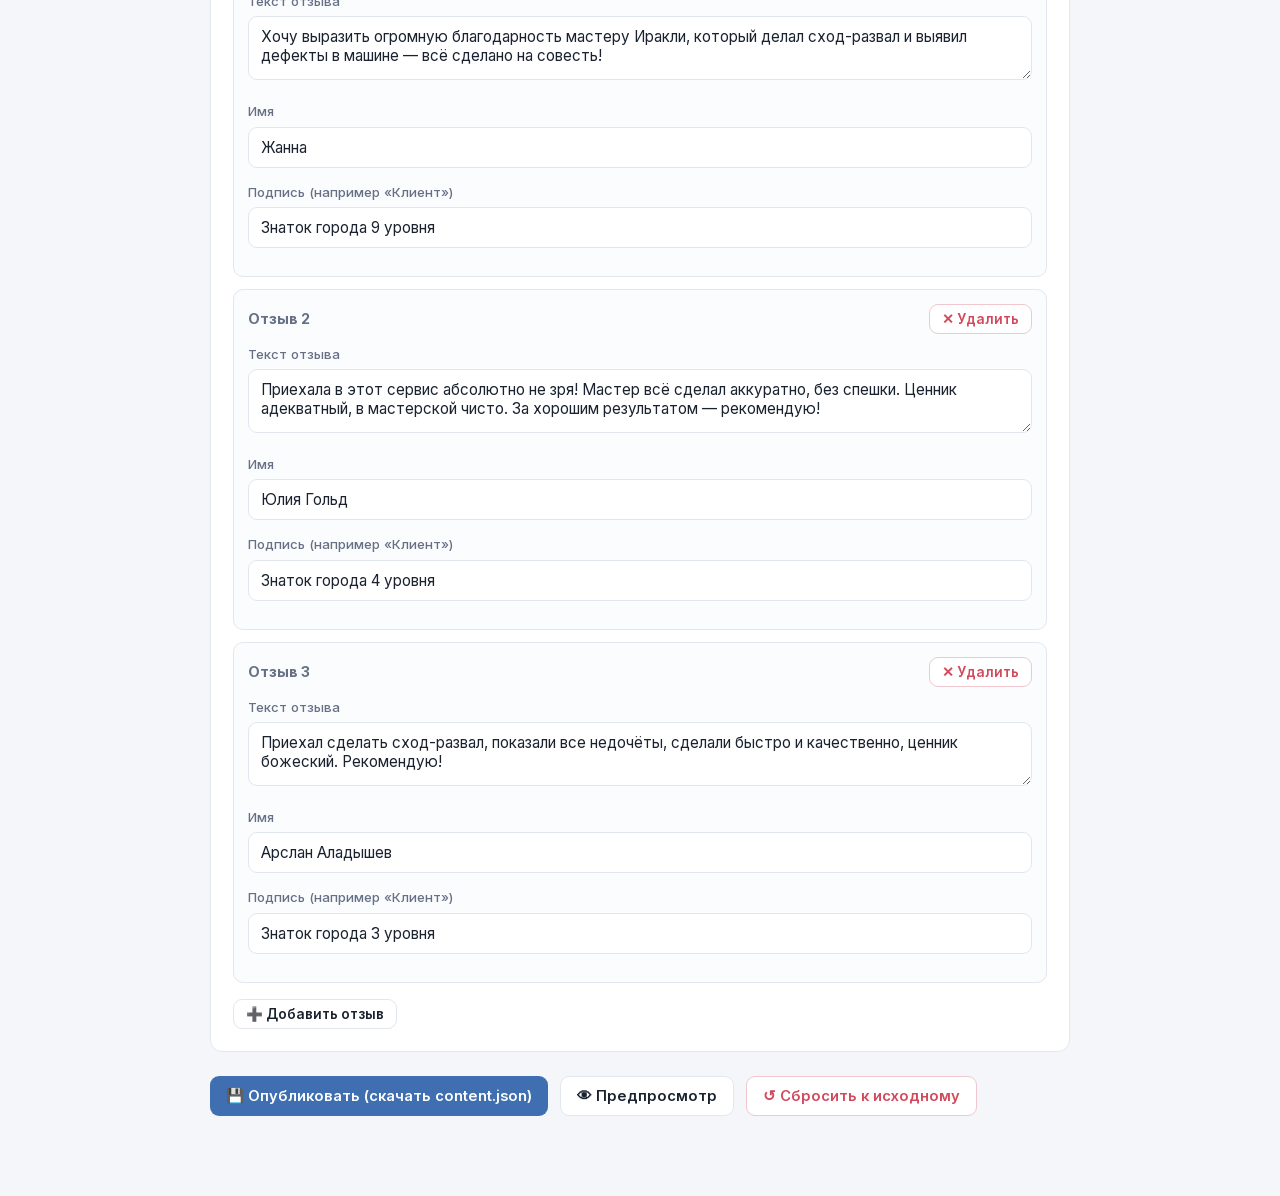
<file: admin.html>
<!DOCTYPE html>
<html lang="ru">
<head>
  <meta charset="UTF-8" />
  <meta name="viewport" content="width=device-width, initial-scale=1.0" />
  <meta http-equiv="Content-Security-Policy" content="default-src 'self'; img-src 'self' data:; style-src 'self' 'unsafe-inline'; font-src 'self'; script-src 'self'; connect-src 'self'; base-uri 'self'; object-src 'none'" />
  <meta name="referrer" content="strict-origin-when-cross-origin" />
  <meta name="robots" content="noindex, nofollow" />
  <title>Панель управления сайтом — ГарантАвто</title>
  <link rel="icon" type="image/jpeg" href="assets/logo.jpg" />
  <link rel="stylesheet" href="css/fonts.css" />
  <style>
    :root {
      --bg: #f4f6f9; --panel: #ffffff; --line: #e2e7ef; --text: #1a2230;
      --dim: #667085; --accent: #3f6fb0; --accent-hov: #345c93; --green: #2f9e5c;
      --red: #d1495b; --radius: 12px; --font: "Inter", -apple-system, sans-serif;
    }
    * { box-sizing: border-box; margin: 0; padding: 0; }
    body { font-family: var(--font); background: var(--bg); color: var(--text); line-height: 1.55; }
    a { color: var(--accent); }

    /* Верхняя панель */
    .topbar {
      position: sticky; top: 0; z-index: 50; background: #fff; border-bottom: 1px solid var(--line);
      padding: 12px 20px; display: flex; align-items: center; gap: 14px; flex-wrap: wrap;
    }
    .topbar .brand { font-weight: 800; font-size: 1.05rem; display: flex; align-items: center; gap: 8px; margin-right: auto; }
    .topbar .brand .m { width: 30px; height: 30px; border-radius: 8px; background: var(--accent); color: #fff; display: grid; place-items: center; font-size: 0.8rem; font-weight: 800; }
    .status { font-size: 0.85rem; color: var(--dim); min-width: 150px; }
    .status.saved { color: var(--green); }

    .btn { border: none; border-radius: 9px; padding: 10px 16px; font-weight: 600; font-size: 0.92rem; cursor: pointer; font-family: var(--font); transition: all .15s; }
    .btn-primary { background: var(--accent); color: #fff; }
    .btn-primary:hover { background: var(--accent-hov); }
    .btn-line { background: #fff; border: 1px solid var(--line); color: var(--text); }
    .btn-line:hover { border-color: var(--accent); color: var(--accent); }
    .btn-danger { background: #fff; border: 1px solid #f0c7cd; color: var(--red); }
    .btn-danger:hover { background: #fdeef0; }
    .btn-sm { padding: 6px 12px; font-size: 0.85rem; }

    .wrap { max-width: 900px; margin: 0 auto; padding: 24px 20px 80px; }

    .hello { background: #eaf1fb; border: 1px solid #d3e2f7; border-radius: var(--radius); padding: 18px 20px; margin-bottom: 24px; font-size: 0.94rem; }
    .hello h1 { font-size: 1.25rem; margin-bottom: 8px; }
    .hello ol { margin: 8px 0 0 20px; } .hello li { margin-bottom: 4px; }
    .hello b { color: var(--accent); }

    .card { background: var(--panel); border: 1px solid var(--line); border-radius: var(--radius); padding: 22px; margin-bottom: 18px; }
    .card > h2 { font-size: 1.1rem; margin-bottom: 4px; display: flex; align-items: center; gap: 8px; }
    .card > .hint { color: var(--dim); font-size: 0.86rem; margin-bottom: 18px; }

    .grid2 { display: grid; grid-template-columns: 1fr 1fr; gap: 14px; }
    @media (max-width: 640px) { .grid2 { grid-template-columns: 1fr; } .topbar .status { min-width: 0; width: 100%; order: 5; } }

    label.f { display: block; margin-bottom: 14px; }
    label.f > span { display: block; font-size: 0.82rem; color: var(--dim); margin-bottom: 5px; font-weight: 500; }
    input[type=text], input[type=tel], input[type=url], textarea {
      width: 100%; padding: 10px 12px; border: 1px solid var(--line); border-radius: 9px;
      font-family: var(--font); font-size: 0.95rem; color: var(--text); background: #fff;
    }
    input:focus, textarea:focus { outline: none; border-color: var(--accent); }
    textarea { resize: vertical; min-height: 64px; }

    .row-item { border: 1px solid var(--line); border-radius: 10px; padding: 14px; margin-bottom: 12px; background: #fbfcfe; }
    .row-item .row-head { display: flex; justify-content: space-between; align-items: center; margin-bottom: 10px; }
    .row-item .row-head b { font-size: 0.9rem; color: var(--dim); }

    .img-field { display: flex; gap: 14px; align-items: center; margin-bottom: 12px; }
    .img-prev { width: 110px; height: 78px; border-radius: 8px; object-fit: cover; border: 1px solid var(--line); background: #eef1f6; flex-shrink: 0; }
    .img-field .file-btn { position: relative; overflow: hidden; }
    .img-field input[type=file] { position: absolute; inset: 0; opacity: 0; cursor: pointer; }

    .add-btn { margin-top: 4px; }
    .chips-hint { font-size: 0.82rem; color: var(--dim); margin-top: 6px; }
    .save-toast {
      position: fixed; bottom: 20px; left: 50%; transform: translateX(-50%) translateY(20px);
      background: var(--text); color: #fff; padding: 12px 22px; border-radius: 10px; font-size: 0.9rem;
      opacity: 0; pointer-events: none; transition: all .25s; z-index: 100;
    }
    .save-toast.show { opacity: 1; transform: translateX(-50%) translateY(0); }
  </style>
</head>
<body>
  <div class="topbar">
    <div class="brand"><img class="m" src="assets/logo.jpg" alt="ГарантАвто" style="object-fit:cover;background:#fff" /> Панель управления</div>
    <div class="status" id="status">Загрузка…</div>
    <button class="btn btn-line btn-sm" id="btnPreview">👁 Предпросмотр</button>
    <button class="btn btn-line btn-sm" id="btnImport">📁 Загрузить файл</button>
    <input type="file" id="importFile" accept="application/json,.json" hidden />
    <button class="btn btn-primary" id="btnPublish">💾 Опубликовать (скачать content.json)</button>
  </div>

  <div class="wrap">
    <div class="hello">
      <h1>Здравствуйте! Это панель управления вашим сайтом 👋</h1>
      <p>Здесь вы сами меняете тексты, цены и фотографии — без программиста. Всё просто:</p>
      <ol>
        <li>Меняете что нужно в полях ниже (сохраняется автоматически в этом браузере).</li>
        <li>Нажимаете <b>«Предпросмотр»</b>, чтобы увидеть, как будет выглядеть сайт.</li>
        <li>Нажимаете <b>«Опубликовать»</b> — скачается файл <b>content.json</b>.</li>
        <li>Загружаете этот файл <b>content.json</b> в папку сайта на хостинге (заменяя старый) — и изменения видят все посетители.</li>
      </ol>
      <p style="margin-top:8px">💡 Фотографии можно загружать прямо здесь — они сохранятся внутри файла content.json, ничего отдельно грузить не нужно.</p>
    </div>

    <!-- Контакты -->
    <div class="card">
      <h2>📞 Контакты и общая информация</h2>
      <p class="hint">Эти данные показываются в шапке, блоке контактов и подвале сайта.</p>
      <div class="grid2">
        <label class="f"><span>Телефон (как показывать)</span><input type="text" data-path="business.phone" /></label>
        <label class="f"><span>Телефон для звонка (только цифры, с +)</span><input type="tel" data-path="business.phoneRaw" /></label>
      </div>
      <div class="grid2">
        <label class="f"><span>Доп. телефон (как показывать)</span><input type="text" data-path="business.phone2" /></label>
        <label class="f"><span>Доп. телефон для звонка (только цифры, с +)</span><input type="tel" data-path="business.phone2Raw" /></label>
      </div>
      <label class="f"><span>Адрес</span><input type="text" data-path="business.address" /></label>
      <div class="grid2">
        <label class="f"><span>Время работы</span><input type="text" data-path="business.hours" /></label>
        <label class="f"><span>Метро</span><input type="text" data-path="business.metro" /></label>
      </div>
      <div class="grid2">
        <label class="f"><span>Запчасти (например «В наличии и под заказ»)</span><input type="text" data-path="business.parts" /></label>
        <label class="f"><span>Способы оплаты</span><input type="text" data-path="business.payment" /></label>
      </div>
      <label class="f"><span>Ссылка на Яндекс Карты</span><input type="url" data-path="business.yandexUrl" /></label>
    </div>

    <!-- Главный экран -->
    <div class="card">
      <h2>🏁 Главный экран (первое, что видит клиент)</h2>
      <p class="hint">Заголовок, подзаголовок и большое фоновое фото вверху сайта.</p>
      <div class="img-field">
        <img class="img-prev" id="prev_hero" alt="фон" />
        <div>
          <button class="btn btn-line btn-sm file-btn">Заменить фото
            <input type="file" accept="image/*" data-img="hero.image" />
          </button>
          <div class="chips-hint">Рекомендуется широкое фото авто/сервиса</div>
        </div>
      </div>
      <label class="f"><span>Заголовок</span><input type="text" data-path="hero.title" /></label>
      <label class="f"><span>Подзаголовок</span><textarea data-path="hero.lead"></textarea></label>
      <div class="grid2">
        <label class="f"><span>Цифра 1 (например 5,0)</span><input type="text" data-path="hero.stat1num" /></label>
        <label class="f"><span>Подпись к цифре 1</span><input type="text" data-path="hero.stat1lbl" /></label>
        <label class="f"><span>Цифра 2</span><input type="text" data-path="hero.stat2num" /></label>
        <label class="f"><span>Подпись к цифре 2</span><input type="text" data-path="hero.stat2lbl" /></label>
        <label class="f"><span>Цифра 3</span><input type="text" data-path="hero.stat3num" /></label>
        <label class="f"><span>Подпись к цифре 3</span><input type="text" data-path="hero.stat3lbl" /></label>
      </div>
    </div>

    <!-- О сервисе -->
    <div class="card">
      <h2>🛠 Блок «О сервисе»</h2>
      <p class="hint">Фото слева и преимущества справа.</p>
      <div class="img-field">
        <img class="img-prev" id="prev_about" alt="о сервисе" />
        <div>
          <button class="btn btn-line btn-sm file-btn">Заменить фото
            <input type="file" accept="image/*" data-img="about.image" />
          </button>
        </div>
      </div>
      <label class="f"><span>Заголовок</span><input type="text" data-path="about.title" /></label>
      <label class="f"><span>Описание</span><textarea data-path="about.subtitle"></textarea></label>
      <h3 style="font-size:0.95rem;margin:14px 0 8px">Преимущества (4 блока)</h3>
      <div id="featuresList"></div>
    </div>

    <!-- Услуги и цены -->
    <div class="card">
      <h2>💰 Услуги и цены</h2>
      <p class="hint">Каждая карточка на сайте — название, описание и цена. Можно добавлять и удалять.</p>
      <div id="servicesList"></div>
      <button class="btn btn-line btn-sm add-btn" id="addService">➕ Добавить услугу</button>
    </div>

    <!-- Галерея -->
    <div class="card">
      <h2>🖼 Галерея фотографий</h2>
      <p class="hint">Фото вашего сервиса. Загрузите свои снимки и подпишите их.</p>
      <div id="galleryList"></div>
      <button class="btn btn-line btn-sm add-btn" id="addGallery">➕ Добавить фото</button>
    </div>

    <!-- Виды работ -->
    <div class="card">
      <h2>🔧 Все виды работ</h2>
      <p class="hint">Список тегов внизу блока услуг. По одному в строке.</p>
      <label class="f"><textarea id="worksArea" style="min-height:130px"></textarea></label>
    </div>

    <!-- Марки -->
    <div class="card">
      <h2>🚗 Марки автомобилей</h2>
      <p class="hint">По одной марке в строке.</p>
      <label class="f"><textarea id="brandsArea" style="min-height:130px"></textarea></label>
    </div>

    <!-- Отзывы -->
    <div class="card">
      <h2>⭐ Отзывы клиентов</h2>
      <p class="hint">Можно добавлять и удалять отзывы.</p>
      <div id="reviewsList"></div>
      <button class="btn btn-line btn-sm add-btn" id="addReview">➕ Добавить отзыв</button>
    </div>

    <div style="display:flex;gap:12px;flex-wrap:wrap;margin-top:24px">
      <button class="btn btn-primary" id="btnPublish2">💾 Опубликовать (скачать content.json)</button>
      <button class="btn btn-line" id="btnPreview2">👁 Предпросмотр</button>
      <button class="btn btn-danger" id="btnReset">↺ Сбросить к исходному</button>
    </div>
  </div>

  <div class="save-toast" id="toast">Сохранено</div>

  <script src="js/content.js"></script>
  <script src="js/admin.js"></script>
</body>
</html>
</file>
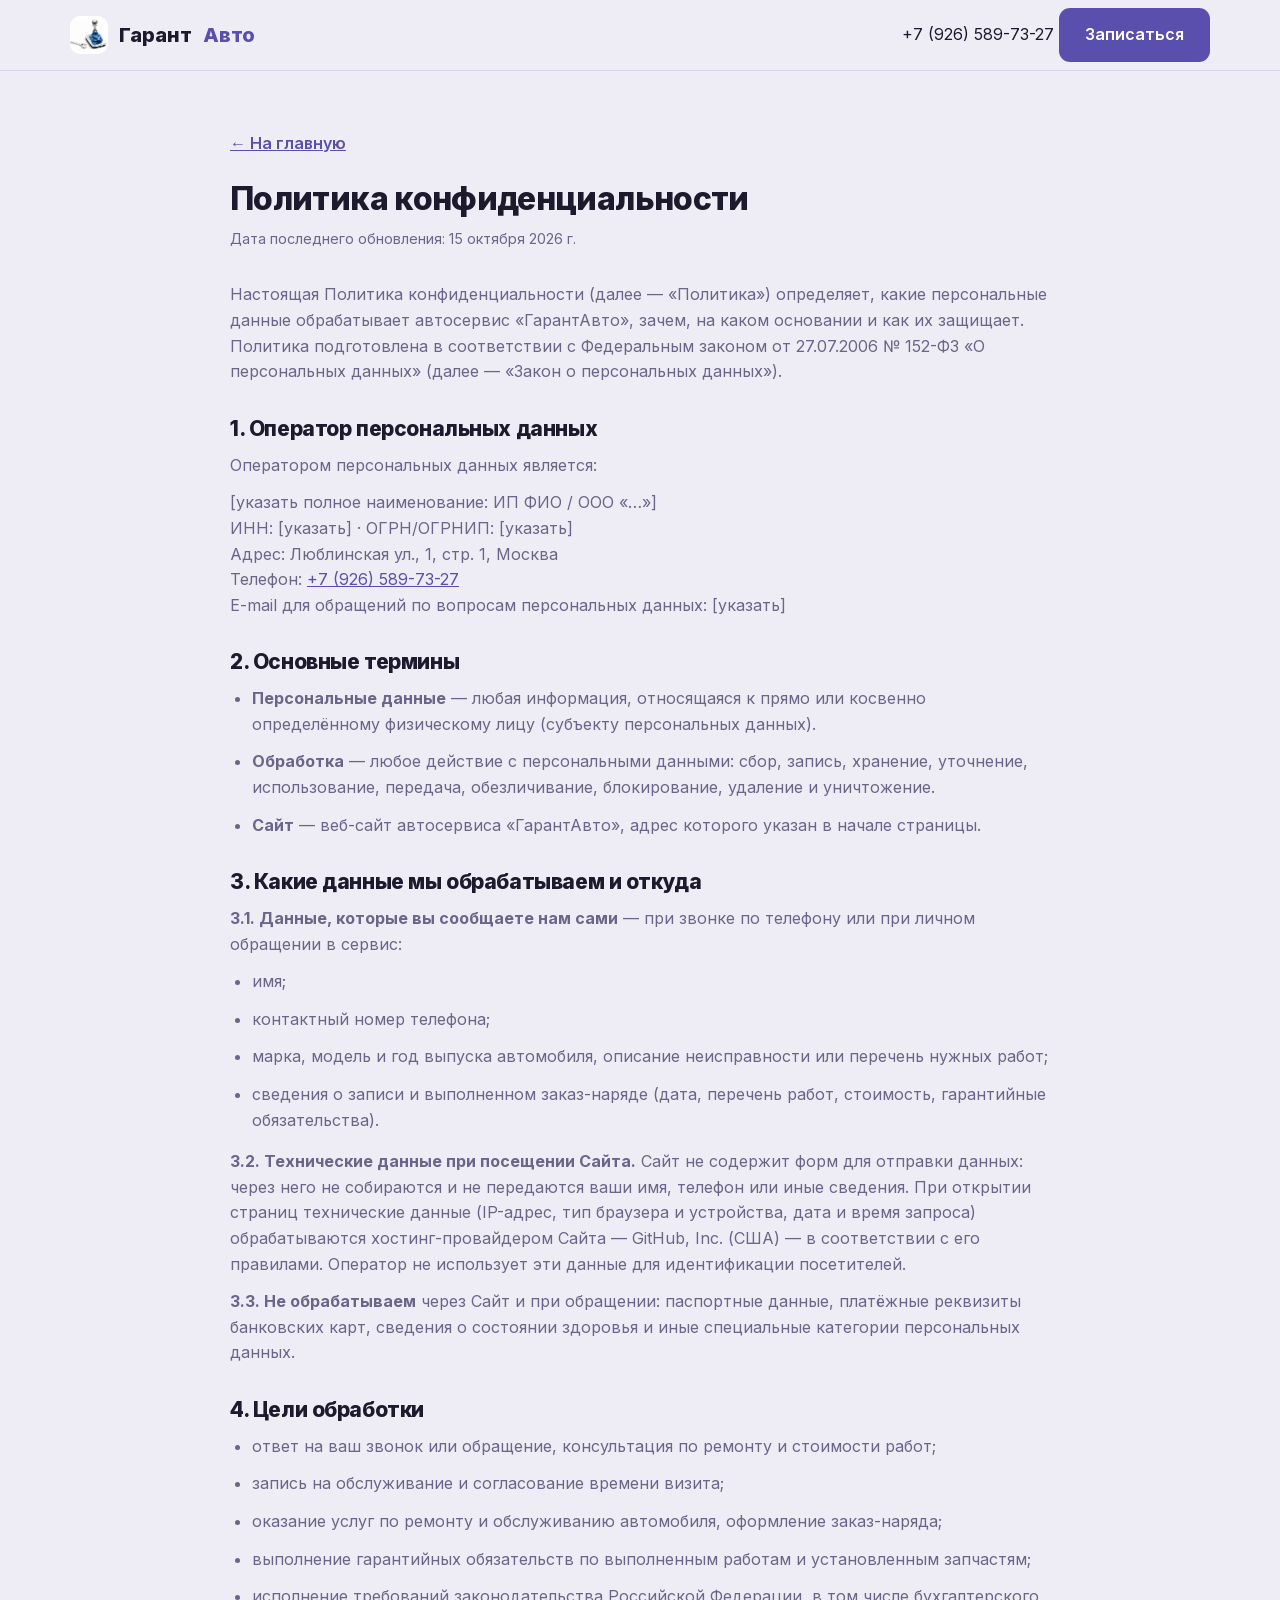
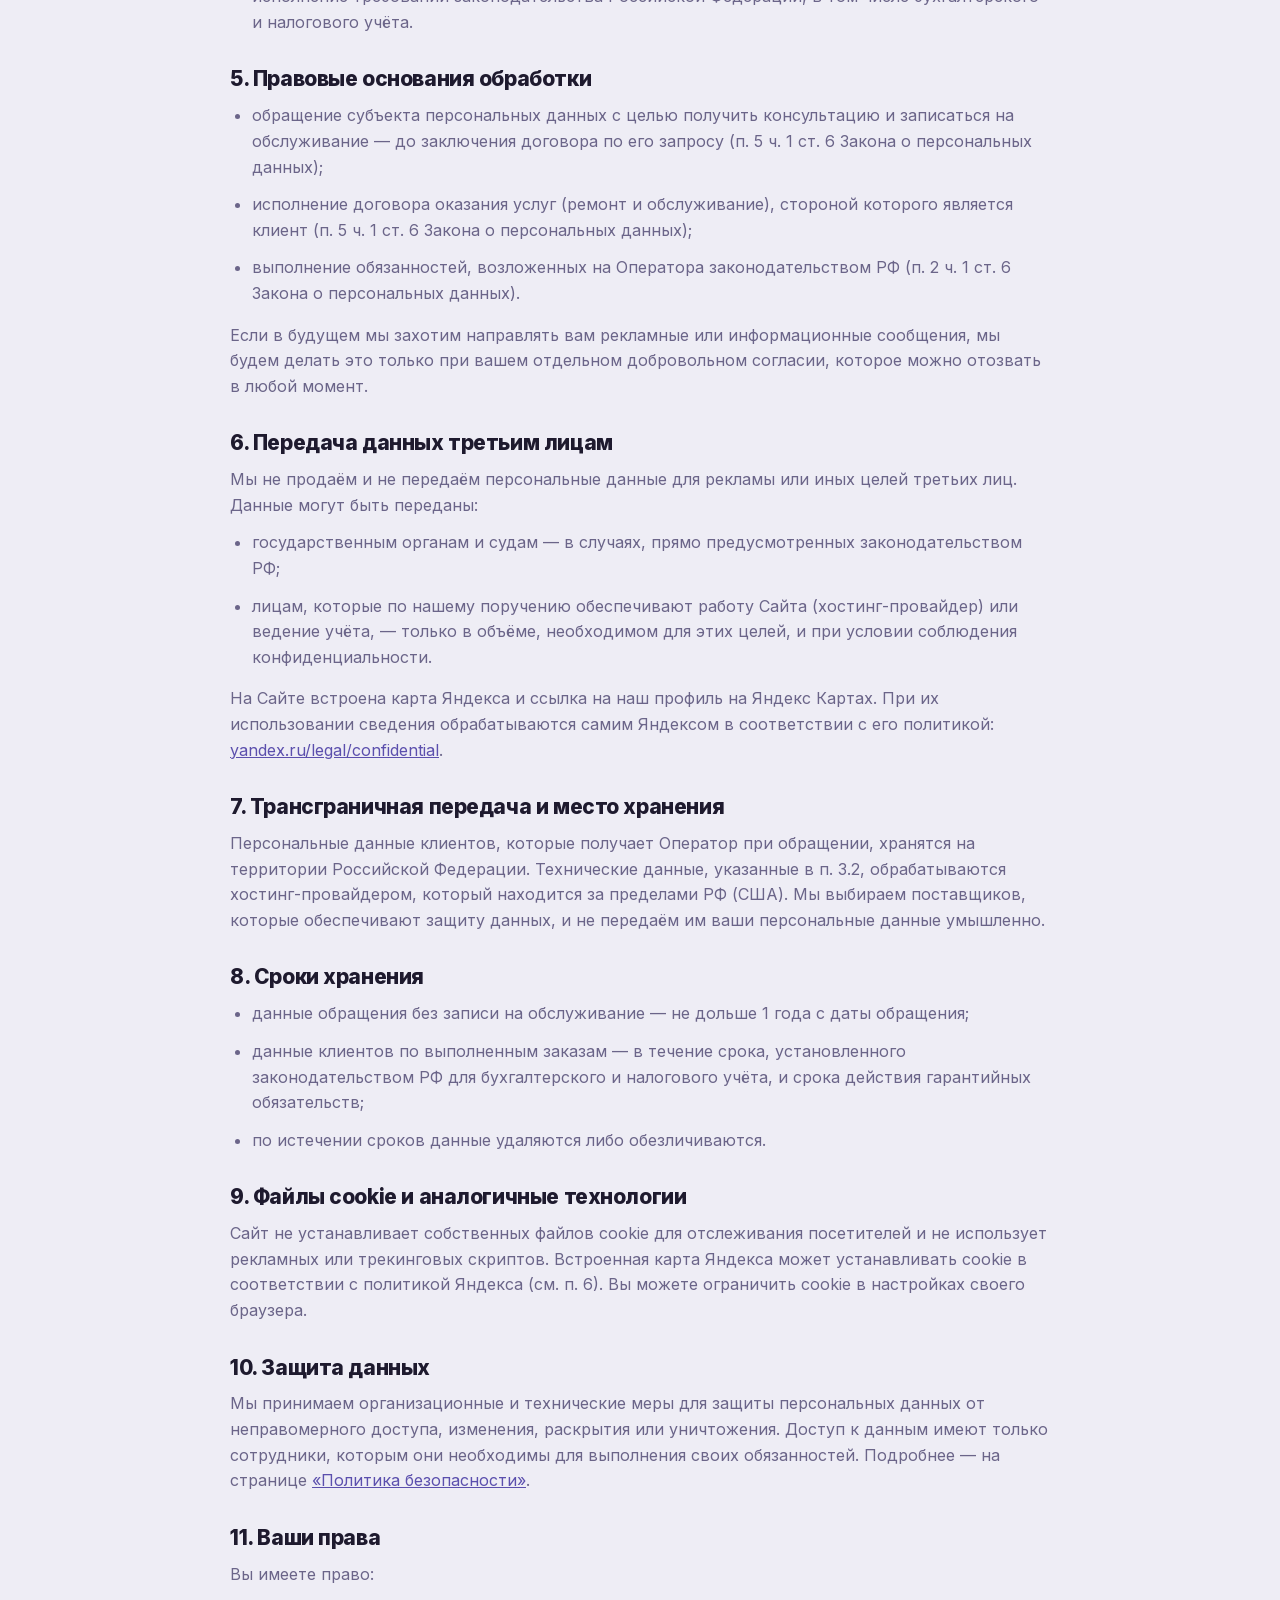
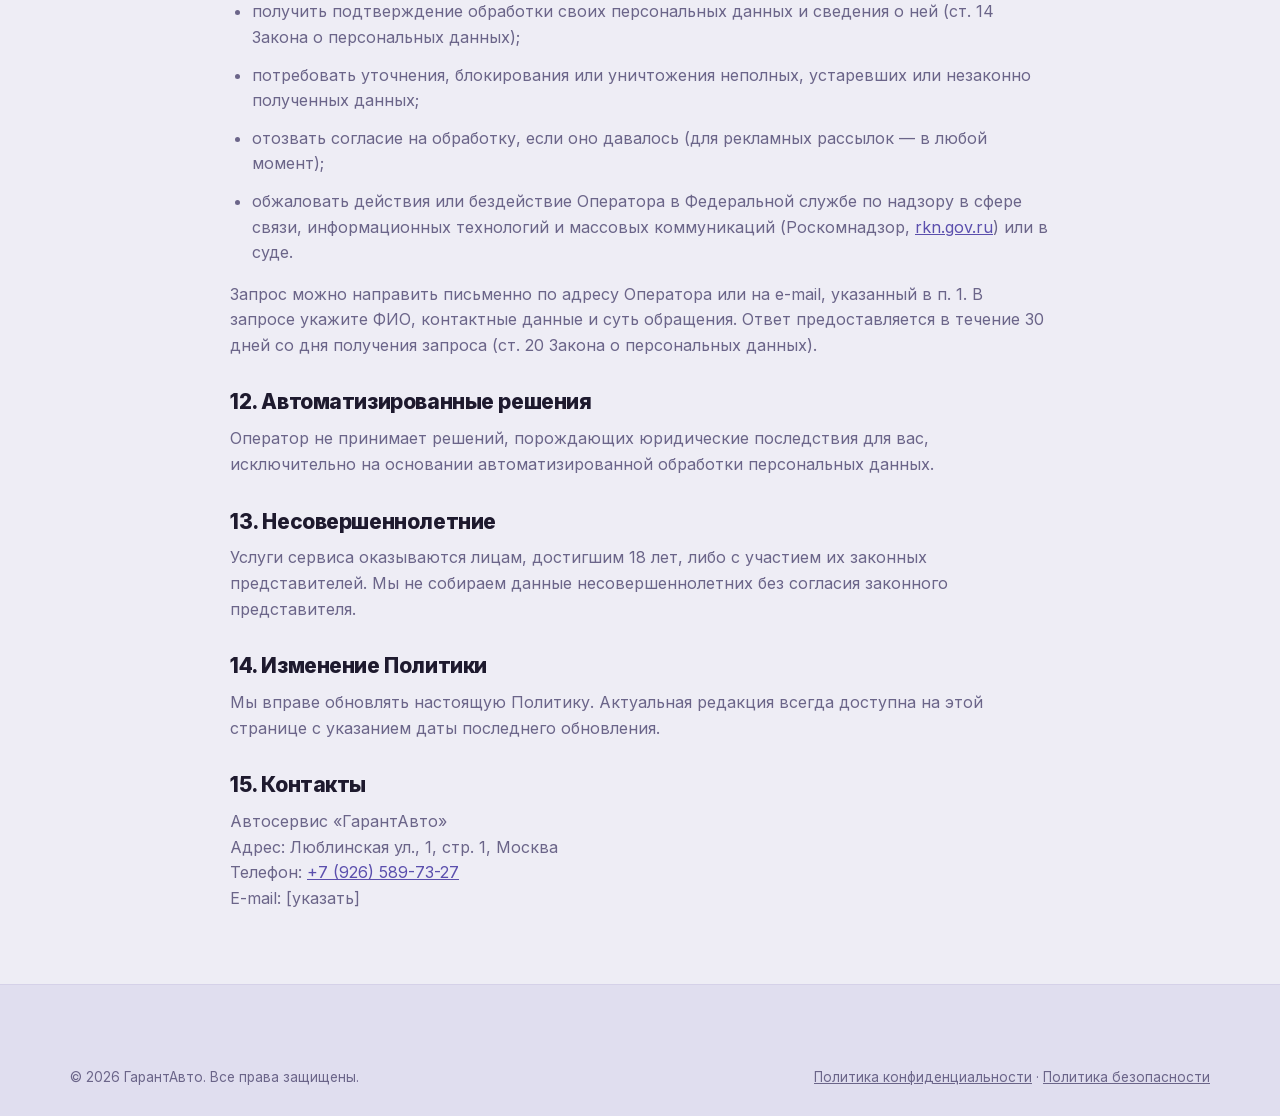
<file: privacy.html>
<!DOCTYPE html>
<html lang="ru">
<head>
  <meta charset="UTF-8" />
  <meta name="viewport" content="width=device-width, initial-scale=1.0" />
  <meta http-equiv="Content-Security-Policy" content="upgrade-insecure-requests; default-src 'self'; img-src 'self' data:; style-src 'self' 'unsafe-inline'; font-src 'self'; script-src 'self'; frame-src https://yandex.ru https://*.yandex.ru; base-uri 'self'; object-src 'none'" />
  <meta name="referrer" content="strict-origin-when-cross-origin" />
  <meta name="robots" content="index, follow" />
  <meta name="description" content="Политика конфиденциальности автосервиса ГарантАвто: какие персональные данные мы получаем при обращении, зачем и как их обрабатываем." />
  <link rel="canonical" href="https://nashgarant.tech/privacy.html" />
  <title>Политика конфиденциальности — ГарантАвто</title>
  <link rel="icon" type="image/jpeg" href="assets/logo.jpg" />
  <link rel="stylesheet" href="css/fonts.css" />
  <link rel="stylesheet" href="css/style.css" />
</head>
<body>
  <header class="header">
    <div class="container nav">
      <a href="index.html" class="logo"><img class="logo-mark logo-img" src="assets/logo.jpg" alt="ГарантАвто" width="38" height="38" />Гарант<span>Авто</span></a>
      <div class="nav-phone">
        <a href="tel:+79265897327" class="phone">+7 (926) 589-73-27</a>
        <a href="index.html#contacts" class="btn btn-primary">Записаться</a>
      </div>
    </div>
  </header>

  <main class="container legal">
    <a href="index.html" class="back-link">← На главную</a>
    <h1>Политика конфиденциальности</h1>
    <p class="updated">Дата последнего обновления: 15 октября 2026 г.</p>

    <p>Настоящая Политика конфиденциальности (далее — «Политика») определяет, какие персональные данные обрабатывает автосервис «ГарантАвто», зачем, на каком основании и как их защищает. Политика подготовлена в соответствии с Федеральным законом от 27.07.2006 № 152-ФЗ «О персональных данных» (далее — «Закон о персональных данных»).</p>

    <h2>1. Оператор персональных данных</h2>
    <p>Оператором персональных данных является:</p>
    <p>
      [указать полное наименование: ИП ФИО / ООО «…»]<br />
      ИНН: [указать] · ОГРН/ОГРНИП: [указать]<br />
      Адрес: Люблинская ул., 1, стр. 1, Москва<br />
      Телефон: <a href="tel:+79265897327">+7 (926) 589-73-27</a><br />
      E-mail для обращений по вопросам персональных данных: [указать]
    </p>

    <h2>2. Основные термины</h2>
    <ul>
      <li><strong>Персональные данные</strong> — любая информация, относящаяся к прямо или косвенно определённому физическому лицу (субъекту персональных данных).</li>
      <li><strong>Обработка</strong> — любое действие с персональными данными: сбор, запись, хранение, уточнение, использование, передача, обезличивание, блокирование, удаление и уничтожение.</li>
      <li><strong>Сайт</strong> — веб-сайт автосервиса «ГарантАвто», адрес которого указан в начале страницы.</li>
    </ul>

    <h2>3. Какие данные мы обрабатываем и откуда</h2>
    <p><strong>3.1. Данные, которые вы сообщаете нам сами</strong> — при звонке по телефону или при личном обращении в сервис:</p>
    <ul>
      <li>имя;</li>
      <li>контактный номер телефона;</li>
      <li>марка, модель и год выпуска автомобиля, описание неисправности или перечень нужных работ;</li>
      <li>сведения о записи и выполненном заказ-наряде (дата, перечень работ, стоимость, гарантийные обязательства).</li>
    </ul>
    <p><strong>3.2. Технические данные при посещении Сайта.</strong> Сайт не содержит форм для отправки данных: через него не собираются и не передаются ваши имя, телефон или иные сведения. При открытии страниц технические данные (IP-адрес, тип браузера и устройства, дата и время запроса) обрабатываются хостинг-провайдером Сайта — GitHub, Inc. (США) — в соответствии с его правилами. Оператор не использует эти данные для идентификации посетителей.</p>
    <p><strong>3.3. Не обрабатываем</strong> через Сайт и при обращении: паспортные данные, платёжные реквизиты банковских карт, сведения о состоянии здоровья и иные специальные категории персональных данных.</p>

    <h2>4. Цели обработки</h2>
    <ul>
      <li>ответ на ваш звонок или обращение, консультация по ремонту и стоимости работ;</li>
      <li>запись на обслуживание и согласование времени визита;</li>
      <li>оказание услуг по ремонту и обслуживанию автомобиля, оформление заказ-наряда;</li>
      <li>выполнение гарантийных обязательств по выполненным работам и установленным запчастям;</li>
      <li>исполнение требований законодательства Российской Федерации, в том числе бухгалтерского и налогового учёта.</li>
    </ul>

    <h2>5. Правовые основания обработки</h2>
    <ul>
      <li>обращение субъекта персональных данных с целью получить консультацию и записаться на обслуживание — до заключения договора по его запросу (п. 5 ч. 1 ст. 6 Закона о персональных данных);</li>
      <li>исполнение договора оказания услуг (ремонт и обслуживание), стороной которого является клиент (п. 5 ч. 1 ст. 6 Закона о персональных данных);</li>
      <li>выполнение обязанностей, возложенных на Оператора законодательством РФ (п. 2 ч. 1 ст. 6 Закона о персональных данных).</li>
    </ul>
    <p>Если в будущем мы захотим направлять вам рекламные или информационные сообщения, мы будем делать это только при вашем отдельном добровольном согласии, которое можно отозвать в любой момент.</p>

    <h2>6. Передача данных третьим лицам</h2>
    <p>Мы не продаём и не передаём персональные данные для рекламы или иных целей третьих лиц. Данные могут быть переданы:</p>
    <ul>
      <li>государственным органам и судам — в случаях, прямо предусмотренных законодательством РФ;</li>
      <li>лицам, которые по нашему поручению обеспечивают работу Сайта (хостинг-провайдер) или ведение учёта, — только в объёме, необходимом для этих целей, и при условии соблюдения конфиденциальности.</li>
    </ul>
    <p>На Сайте встроена карта Яндекса и ссылка на наш профиль на Яндекс Картах. При их использовании сведения обрабатываются самим Яндексом в соответствии с его политикой: <a href="https://yandex.ru/legal/confidential/" target="_blank" rel="noopener noreferrer">yandex.ru/legal/confidential</a>.</p>

    <h2>7. Трансграничная передача и место хранения</h2>
    <p>Персональные данные клиентов, которые получает Оператор при обращении, хранятся на территории Российской Федерации. Технические данные, указанные в п. 3.2, обрабатываются хостинг-провайдером, который находится за пределами РФ (США). Мы выбираем поставщиков, которые обеспечивают защиту данных, и не передаём им ваши персональные данные умышленно.</p>

    <h2>8. Сроки хранения</h2>
    <ul>
      <li>данные обращения без записи на обслуживание — не дольше 1 года с даты обращения;</li>
      <li>данные клиентов по выполненным заказам — в течение срока, установленного законодательством РФ для бухгалтерского и налогового учёта, и срока действия гарантийных обязательств;</li>
      <li>по истечении сроков данные удаляются либо обезличиваются.</li>
    </ul>

    <h2>9. Файлы cookie и аналогичные технологии</h2>
    <p>Сайт не устанавливает собственных файлов cookie для отслеживания посетителей и не использует рекламных или трекинговых скриптов. Встроенная карта Яндекса может устанавливать cookie в соответствии с политикой Яндекса (см. п. 6). Вы можете ограничить cookie в настройках своего браузера.</p>

    <h2>10. Защита данных</h2>
    <p>Мы принимаем организационные и технические меры для защиты персональных данных от неправомерного доступа, изменения, раскрытия или уничтожения. Доступ к данным имеют только сотрудники, которым они необходимы для выполнения своих обязанностей. Подробнее — на странице <a href="security.html">«Политика безопасности»</a>.</p>

    <h2>11. Ваши права</h2>
    <p>Вы имеете право:</p>
    <ul>
      <li>получить подтверждение обработки своих персональных данных и сведения о ней (ст. 14 Закона о персональных данных);</li>
      <li>потребовать уточнения, блокирования или уничтожения неполных, устаревших или незаконно полученных данных;</li>
      <li>отозвать согласие на обработку, если оно давалось (для рекламных рассылок — в любой момент);</li>
      <li>обжаловать действия или бездействие Оператора в Федеральной службе по надзору в сфере связи, информационных технологий и массовых коммуникаций (Роскомнадзор, <a href="https://rkn.gov.ru" target="_blank" rel="noopener noreferrer">rkn.gov.ru</a>) или в суде.</li>
    </ul>
    <p>Запрос можно направить письменно по адресу Оператора или на e-mail, указанный в п. 1. В запросе укажите ФИО, контактные данные и суть обращения. Ответ предоставляется в течение 30 дней со дня получения запроса (ст. 20 Закона о персональных данных).</p>

    <h2>12. Автоматизированные решения</h2>
    <p>Оператор не принимает решений, порождающих юридические последствия для вас, исключительно на основании автоматизированной обработки персональных данных.</p>

    <h2>13. Несовершеннолетние</h2>
    <p>Услуги сервиса оказываются лицам, достигшим 18 лет, либо с участием их законных представителей. Мы не собираем данные несовершеннолетних без согласия законного представителя.</p>

    <h2>14. Изменение Политики</h2>
    <p>Мы вправе обновлять настоящую Политику. Актуальная редакция всегда доступна на этой странице с указанием даты последнего обновления.</p>

    <h2>15. Контакты</h2>
    <p>Автосервис «ГарантАвто»<br />
    Адрес: Люблинская ул., 1, стр. 1, Москва<br />
    Телефон: <a href="tel:+79265897327">+7 (926) 589-73-27</a><br />
    E-mail: [указать]</p>
  </main>

  <footer class="footer">
    <div class="container">
      <div class="footer-bottom" style="border-top: none;">
        <div>© 2026 ГарантАвто. Все права защищены.</div>
        <div>
          <a href="privacy.html">Политика конфиденциальности</a> ·
          <a href="security.html">Политика безопасности</a>
        </div>
      </div>
    </div>
  </footer>
</body>
</html>
</file>
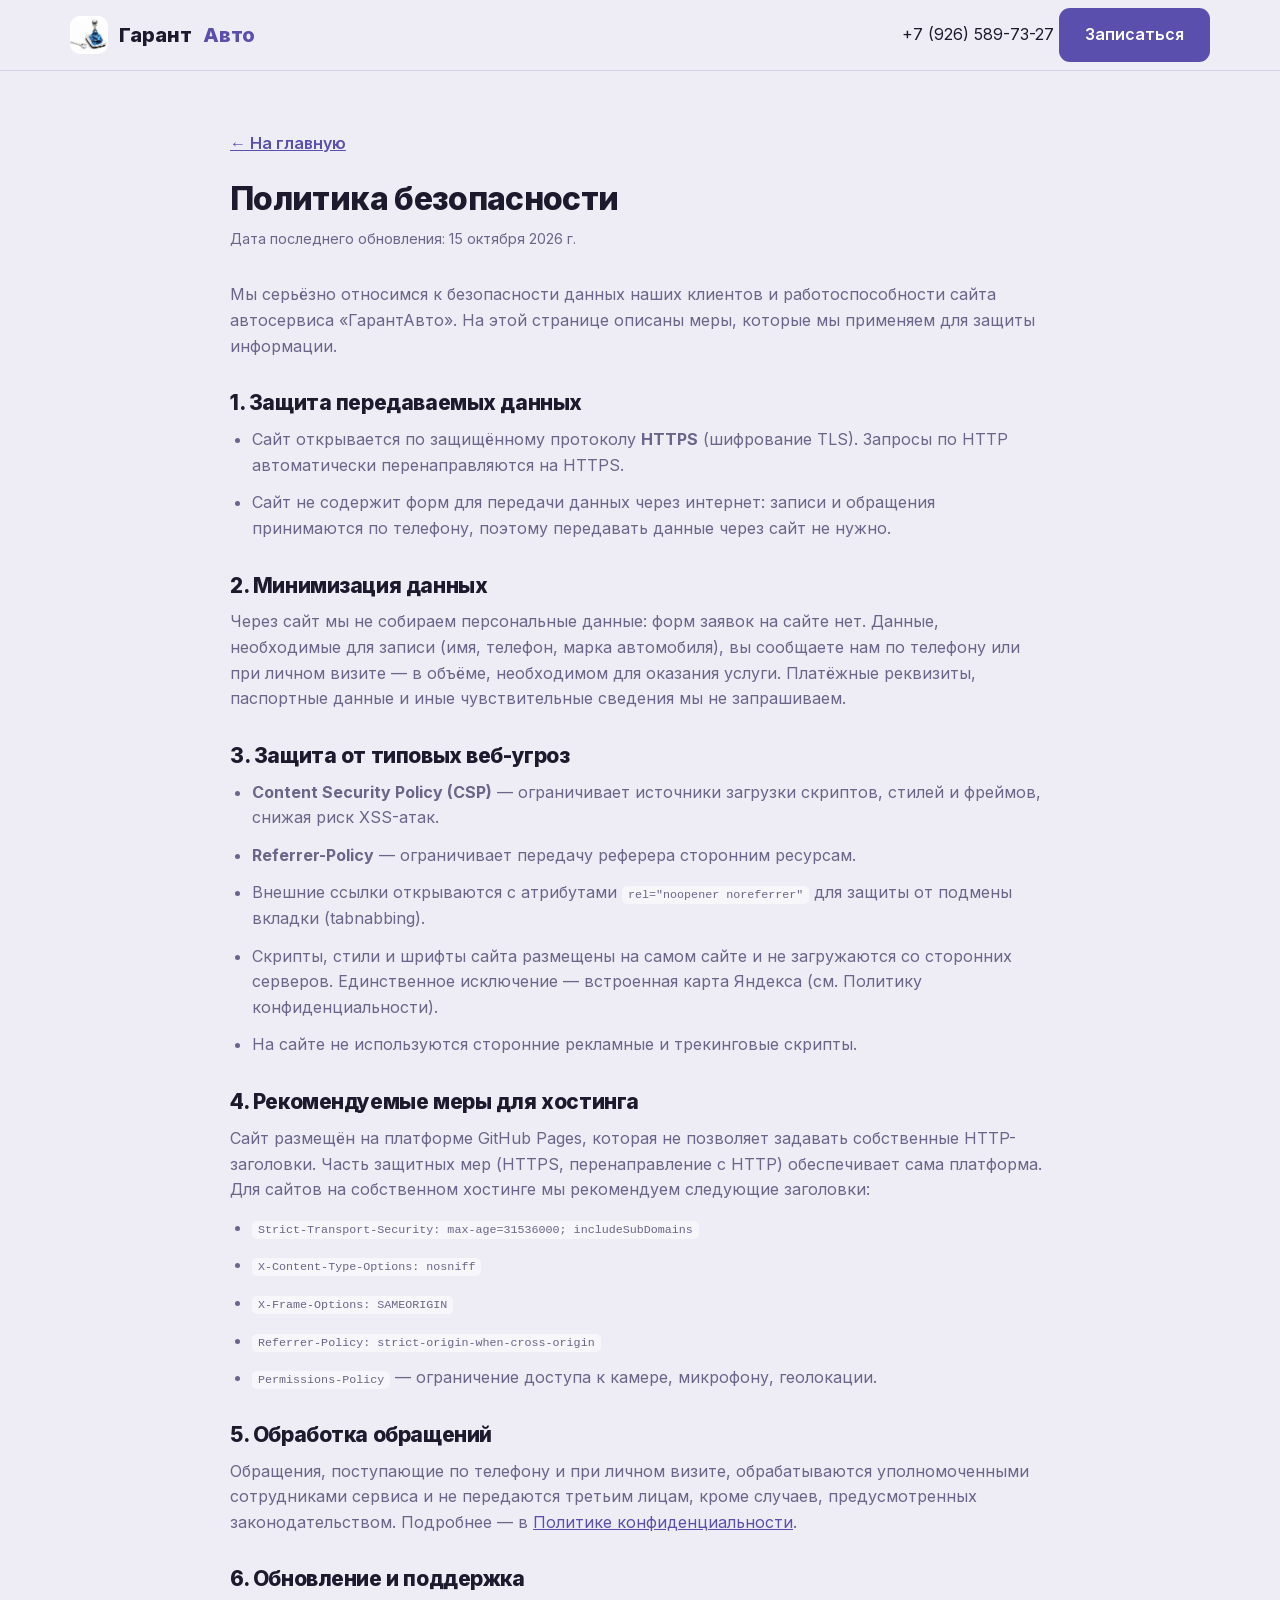
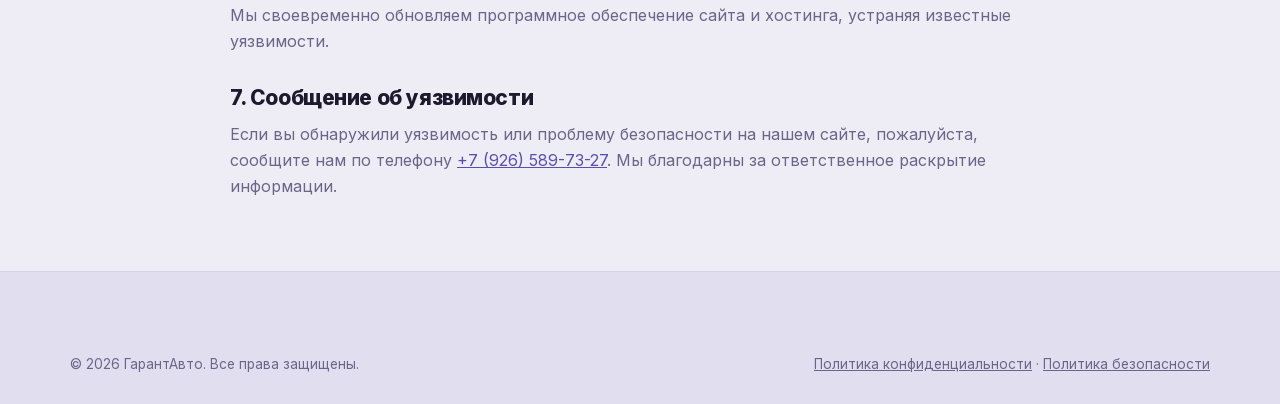
<file: security.html>
<!DOCTYPE html>
<html lang="ru">
<head>
  <meta charset="UTF-8" />
  <meta name="viewport" content="width=device-width, initial-scale=1.0" />
  <meta http-equiv="Content-Security-Policy" content="upgrade-insecure-requests; default-src 'self'; img-src 'self' data:; style-src 'self' 'unsafe-inline'; font-src 'self'; script-src 'self'; base-uri 'self'; object-src 'none'" />
  <meta name="referrer" content="strict-origin-when-cross-origin" />
  <meta name="robots" content="index, follow" />
  <meta name="description" content="Политика безопасности автосервиса ГарантАвто: меры защиты данных пользователей и сайта." />
  <link rel="canonical" href="https://nashgarant.tech/security.html" />
  <title>Политика безопасности — ГарантАвто</title>
  <link rel="icon" type="image/jpeg" href="assets/logo.jpg" />
  <link rel="stylesheet" href="css/fonts.css" />
  <link rel="stylesheet" href="css/style.css" />
</head>
<body>
  <header class="header">
    <div class="container nav">
      <a href="index.html" class="logo"><img class="logo-mark logo-img" src="assets/logo.jpg" alt="ГарантАвто" width="38" height="38" />Гарант<span>Авто</span></a>
      <div class="nav-phone">
        <a href="tel:+79265897327" class="phone">+7 (926) 589-73-27</a>
        <a href="index.html#contacts" class="btn btn-primary">Записаться</a>
      </div>
    </div>
  </header>

  <main class="container legal">
    <a href="index.html" class="back-link">← На главную</a>
    <h1>Политика безопасности</h1>
    <p class="updated">Дата последнего обновления: 15 октября 2026 г.</p>

    <p>Мы серьёзно относимся к безопасности данных наших клиентов и работоспособности сайта автосервиса «ГарантАвто». На этой странице описаны меры, которые мы применяем для защиты информации.</p>

    <h2>1. Защита передаваемых данных</h2>
    <ul>
      <li>Сайт открывается по защищённому протоколу <strong>HTTPS</strong> (шифрование TLS). Запросы по HTTP автоматически перенаправляются на HTTPS.</li>
      <li>Сайт не содержит форм для передачи данных через интернет: записи и обращения принимаются по телефону, поэтому передавать данные через сайт не нужно.</li>
    </ul>

    <h2>2. Минимизация данных</h2>
    <p>Через сайт мы не собираем персональные данные: форм заявок на сайте нет. Данные, необходимые для записи (имя, телефон, марка автомобиля), вы сообщаете нам по телефону или при личном визите — в объёме, необходимом для оказания услуги. Платёжные реквизиты, паспортные данные и иные чувствительные сведения мы не запрашиваем.</p>

    <h2>3. Защита от типовых веб-угроз</h2>
    <ul>
      <li><strong>Content Security Policy (CSP)</strong> — ограничивает источники загрузки скриптов, стилей и фреймов, снижая риск XSS-атак.</li>
      <li><strong>Referrer-Policy</strong> — ограничивает передачу реферера сторонним ресурсам.</li>
      <li>Внешние ссылки открываются с атрибутами <code>rel="noopener noreferrer"</code> для защиты от подмены вкладки (tabnabbing).</li>
      <li>Скрипты, стили и шрифты сайта размещены на самом сайте и не загружаются со сторонних серверов. Единственное исключение — встроенная карта Яндекса (см. Политику конфиденциальности).</li>
      <li>На сайте не используются сторонние рекламные и трекинговые скрипты.</li>
    </ul>

    <h2>4. Рекомендуемые меры для хостинга</h2>
    <p>Сайт размещён на платформе GitHub Pages, которая не позволяет задавать собственные HTTP-заголовки. Часть защитных мер (HTTPS, перенаправление с HTTP) обеспечивает сама платформа. Для сайтов на собственном хостинге мы рекомендуем следующие заголовки:</p>
    <ul>
      <li><code>Strict-Transport-Security: max-age=31536000; includeSubDomains</code></li>
      <li><code>X-Content-Type-Options: nosniff</code></li>
      <li><code>X-Frame-Options: SAMEORIGIN</code></li>
      <li><code>Referrer-Policy: strict-origin-when-cross-origin</code></li>
      <li><code>Permissions-Policy</code> — ограничение доступа к камере, микрофону, геолокации.</li>
    </ul>
    <h2>5. Обработка обращений</h2>
    <p>Обращения, поступающие по телефону и при личном визите, обрабатываются уполномоченными сотрудниками сервиса и не передаются третьим лицам, кроме случаев, предусмотренных законодательством. Подробнее — в <a href="privacy.html">Политике конфиденциальности</a>.</p>

    <h2>6. Обновление и поддержка</h2>
    <p>Мы своевременно обновляем программное обеспечение сайта и хостинга, устраняя известные уязвимости.</p>

    <h2>7. Сообщение об уязвимости</h2>
    <p>Если вы обнаружили уязвимость или проблему безопасности на нашем сайте, пожалуйста, сообщите нам по телефону <a href="tel:+79265897327">+7 (926) 589-73-27</a>. Мы благодарны за ответственное раскрытие информации.</p>
  </main>

  <footer class="footer">
    <div class="container">
      <div class="footer-bottom" style="border-top: none;">
        <div>© 2026 ГарантАвто. Все права защищены.</div>
        <div>
          <a href="privacy.html">Политика конфиденциальности</a> ·
          <a href="security.html">Политика безопасности</a>
        </div>
      </div>
    </div>
  </footer>
</body>
</html>
</file>
<file: css/fonts.css>
/* cyrillic-ext */
@font-face {
  font-family: 'Inter';
  font-style: normal;
  font-weight: 400;
  font-display: swap;
  src: url(../assets/fonts/inter-5.woff2) format('woff2');
  unicode-range: U+0460-052F, U+1C80-1C8A, U+20B4, U+2DE0-2DFF, U+A640-A69F, U+FE2E-FE2F;
}
/* cyrillic */
@font-face {
  font-family: 'Inter';
  font-style: normal;
  font-weight: 400;
  font-display: swap;
  src: url(../assets/fonts/inter-1.woff2) format('woff2');
  unicode-range: U+0301, U+0400-045F, U+0490-0491, U+04B0-04B1, U+2116;
}
/* greek-ext */
@font-face {
  font-family: 'Inter';
  font-style: normal;
  font-weight: 400;
  font-display: swap;
  src: url(../assets/fonts/inter-6.woff2) format('woff2');
  unicode-range: U+1F00-1FFF;
}
/* greek */
@font-face {
  font-family: 'Inter';
  font-style: normal;
  font-weight: 400;
  font-display: swap;
  src: url(../assets/fonts/inter-3.woff2) format('woff2');
  unicode-range: U+0370-0377, U+037A-037F, U+0384-038A, U+038C, U+038E-03A1, U+03A3-03FF;
}
/* vietnamese */
@font-face {
  font-family: 'Inter';
  font-style: normal;
  font-weight: 400;
  font-display: swap;
  src: url(../assets/fonts/inter-7.woff2) format('woff2');
  unicode-range: U+0102-0103, U+0110-0111, U+0128-0129, U+0168-0169, U+01A0-01A1, U+01AF-01B0, U+0300-0301, U+0303-0304, U+0308-0309, U+0323, U+0329, U+1EA0-1EF9, U+20AB;
}
/* latin-ext */
@font-face {
  font-family: 'Inter';
  font-style: normal;
  font-weight: 400;
  font-display: swap;
  src: url(../assets/fonts/inter-4.woff2) format('woff2');
  unicode-range: U+0100-02BA, U+02BD-02C5, U+02C7-02CC, U+02CE-02D7, U+02DD-02FF, U+0304, U+0308, U+0329, U+1D00-1DBF, U+1E00-1E9F, U+1EF2-1EFF, U+2020, U+20A0-20AB, U+20AD-20C4, U+2113, U+2C60-2C7F, U+A720-A7FF;
}
/* latin */
@font-face {
  font-family: 'Inter';
  font-style: normal;
  font-weight: 400;
  font-display: swap;
  src: url(../assets/fonts/inter-2.woff2) format('woff2');
  unicode-range: U+0000-00FF, U+0131, U+0152-0153, U+02BB-02BC, U+02C6, U+02DA, U+02DC, U+0304, U+0308, U+0329, U+2000-206F, U+20AC, U+2122, U+2191, U+2193, U+2212, U+2215, U+FEFF, U+FFFD;
}
/* cyrillic-ext */
@font-face {
  font-family: 'Inter';
  font-style: normal;
  font-weight: 500;
  font-display: swap;
  src: url(../assets/fonts/inter-5.woff2) format('woff2');
  unicode-range: U+0460-052F, U+1C80-1C8A, U+20B4, U+2DE0-2DFF, U+A640-A69F, U+FE2E-FE2F;
}
/* cyrillic */
@font-face {
  font-family: 'Inter';
  font-style: normal;
  font-weight: 500;
  font-display: swap;
  src: url(../assets/fonts/inter-1.woff2) format('woff2');
  unicode-range: U+0301, U+0400-045F, U+0490-0491, U+04B0-04B1, U+2116;
}
/* greek-ext */
@font-face {
  font-family: 'Inter';
  font-style: normal;
  font-weight: 500;
  font-display: swap;
  src: url(../assets/fonts/inter-6.woff2) format('woff2');
  unicode-range: U+1F00-1FFF;
}
/* greek */
@font-face {
  font-family: 'Inter';
  font-style: normal;
  font-weight: 500;
  font-display: swap;
  src: url(../assets/fonts/inter-3.woff2) format('woff2');
  unicode-range: U+0370-0377, U+037A-037F, U+0384-038A, U+038C, U+038E-03A1, U+03A3-03FF;
}
/* vietnamese */
@font-face {
  font-family: 'Inter';
  font-style: normal;
  font-weight: 500;
  font-display: swap;
  src: url(../assets/fonts/inter-7.woff2) format('woff2');
  unicode-range: U+0102-0103, U+0110-0111, U+0128-0129, U+0168-0169, U+01A0-01A1, U+01AF-01B0, U+0300-0301, U+0303-0304, U+0308-0309, U+0323, U+0329, U+1EA0-1EF9, U+20AB;
}
/* latin-ext */
@font-face {
  font-family: 'Inter';
  font-style: normal;
  font-weight: 500;
  font-display: swap;
  src: url(../assets/fonts/inter-4.woff2) format('woff2');
  unicode-range: U+0100-02BA, U+02BD-02C5, U+02C7-02CC, U+02CE-02D7, U+02DD-02FF, U+0304, U+0308, U+0329, U+1D00-1DBF, U+1E00-1E9F, U+1EF2-1EFF, U+2020, U+20A0-20AB, U+20AD-20C4, U+2113, U+2C60-2C7F, U+A720-A7FF;
}
/* latin */
@font-face {
  font-family: 'Inter';
  font-style: normal;
  font-weight: 500;
  font-display: swap;
  src: url(../assets/fonts/inter-2.woff2) format('woff2');
  unicode-range: U+0000-00FF, U+0131, U+0152-0153, U+02BB-02BC, U+02C6, U+02DA, U+02DC, U+0304, U+0308, U+0329, U+2000-206F, U+20AC, U+2122, U+2191, U+2193, U+2212, U+2215, U+FEFF, U+FFFD;
}
/* cyrillic-ext */
@font-face {
  font-family: 'Inter';
  font-style: normal;
  font-weight: 600;
  font-display: swap;
  src: url(../assets/fonts/inter-5.woff2) format('woff2');
  unicode-range: U+0460-052F, U+1C80-1C8A, U+20B4, U+2DE0-2DFF, U+A640-A69F, U+FE2E-FE2F;
}
/* cyrillic */
@font-face {
  font-family: 'Inter';
  font-style: normal;
  font-weight: 600;
  font-display: swap;
  src: url(../assets/fonts/inter-1.woff2) format('woff2');
  unicode-range: U+0301, U+0400-045F, U+0490-0491, U+04B0-04B1, U+2116;
}
/* greek-ext */
@font-face {
  font-family: 'Inter';
  font-style: normal;
  font-weight: 600;
  font-display: swap;
  src: url(../assets/fonts/inter-6.woff2) format('woff2');
  unicode-range: U+1F00-1FFF;
}
/* greek */
@font-face {
  font-family: 'Inter';
  font-style: normal;
  font-weight: 600;
  font-display: swap;
  src: url(../assets/fonts/inter-3.woff2) format('woff2');
  unicode-range: U+0370-0377, U+037A-037F, U+0384-038A, U+038C, U+038E-03A1, U+03A3-03FF;
}
/* vietnamese */
@font-face {
  font-family: 'Inter';
  font-style: normal;
  font-weight: 600;
  font-display: swap;
  src: url(../assets/fonts/inter-7.woff2) format('woff2');
  unicode-range: U+0102-0103, U+0110-0111, U+0128-0129, U+0168-0169, U+01A0-01A1, U+01AF-01B0, U+0300-0301, U+0303-0304, U+0308-0309, U+0323, U+0329, U+1EA0-1EF9, U+20AB;
}
/* latin-ext */
@font-face {
  font-family: 'Inter';
  font-style: normal;
  font-weight: 600;
  font-display: swap;
  src: url(../assets/fonts/inter-4.woff2) format('woff2');
  unicode-range: U+0100-02BA, U+02BD-02C5, U+02C7-02CC, U+02CE-02D7, U+02DD-02FF, U+0304, U+0308, U+0329, U+1D00-1DBF, U+1E00-1E9F, U+1EF2-1EFF, U+2020, U+20A0-20AB, U+20AD-20C4, U+2113, U+2C60-2C7F, U+A720-A7FF;
}
/* latin */
@font-face {
  font-family: 'Inter';
  font-style: normal;
  font-weight: 600;
  font-display: swap;
  src: url(../assets/fonts/inter-2.woff2) format('woff2');
  unicode-range: U+0000-00FF, U+0131, U+0152-0153, U+02BB-02BC, U+02C6, U+02DA, U+02DC, U+0304, U+0308, U+0329, U+2000-206F, U+20AC, U+2122, U+2191, U+2193, U+2212, U+2215, U+FEFF, U+FFFD;
}
/* cyrillic-ext */
@font-face {
  font-family: 'Inter';
  font-style: normal;
  font-weight: 700;
  font-display: swap;
  src: url(../assets/fonts/inter-5.woff2) format('woff2');
  unicode-range: U+0460-052F, U+1C80-1C8A, U+20B4, U+2DE0-2DFF, U+A640-A69F, U+FE2E-FE2F;
}
/* cyrillic */
@font-face {
  font-family: 'Inter';
  font-style: normal;
  font-weight: 700;
  font-display: swap;
  src: url(../assets/fonts/inter-1.woff2) format('woff2');
  unicode-range: U+0301, U+0400-045F, U+0490-0491, U+04B0-04B1, U+2116;
}
/* greek-ext */
@font-face {
  font-family: 'Inter';
  font-style: normal;
  font-weight: 700;
  font-display: swap;
  src: url(../assets/fonts/inter-6.woff2) format('woff2');
  unicode-range: U+1F00-1FFF;
}
/* greek */
@font-face {
  font-family: 'Inter';
  font-style: normal;
  font-weight: 700;
  font-display: swap;
  src: url(../assets/fonts/inter-3.woff2) format('woff2');
  unicode-range: U+0370-0377, U+037A-037F, U+0384-038A, U+038C, U+038E-03A1, U+03A3-03FF;
}
/* vietnamese */
@font-face {
  font-family: 'Inter';
  font-style: normal;
  font-weight: 700;
  font-display: swap;
  src: url(../assets/fonts/inter-7.woff2) format('woff2');
  unicode-range: U+0102-0103, U+0110-0111, U+0128-0129, U+0168-0169, U+01A0-01A1, U+01AF-01B0, U+0300-0301, U+0303-0304, U+0308-0309, U+0323, U+0329, U+1EA0-1EF9, U+20AB;
}
/* latin-ext */
@font-face {
  font-family: 'Inter';
  font-style: normal;
  font-weight: 700;
  font-display: swap;
  src: url(../assets/fonts/inter-4.woff2) format('woff2');
  unicode-range: U+0100-02BA, U+02BD-02C5, U+02C7-02CC, U+02CE-02D7, U+02DD-02FF, U+0304, U+0308, U+0329, U+1D00-1DBF, U+1E00-1E9F, U+1EF2-1EFF, U+2020, U+20A0-20AB, U+20AD-20C4, U+2113, U+2C60-2C7F, U+A720-A7FF;
}
/* latin */
@font-face {
  font-family: 'Inter';
  font-style: normal;
  font-weight: 700;
  font-display: swap;
  src: url(../assets/fonts/inter-2.woff2) format('woff2');
  unicode-range: U+0000-00FF, U+0131, U+0152-0153, U+02BB-02BC, U+02C6, U+02DA, U+02DC, U+0304, U+0308, U+0329, U+2000-206F, U+20AC, U+2122, U+2191, U+2193, U+2212, U+2215, U+FEFF, U+FFFD;
}
/* cyrillic-ext */
@font-face {
  font-family: 'Inter';
  font-style: normal;
  font-weight: 800;
  font-display: swap;
  src: url(../assets/fonts/inter-5.woff2) format('woff2');
  unicode-range: U+0460-052F, U+1C80-1C8A, U+20B4, U+2DE0-2DFF, U+A640-A69F, U+FE2E-FE2F;
}
/* cyrillic */
@font-face {
  font-family: 'Inter';
  font-style: normal;
  font-weight: 800;
  font-display: swap;
  src: url(../assets/fonts/inter-1.woff2) format('woff2');
  unicode-range: U+0301, U+0400-045F, U+0490-0491, U+04B0-04B1, U+2116;
}
/* greek-ext */
@font-face {
  font-family: 'Inter';
  font-style: normal;
  font-weight: 800;
  font-display: swap;
  src: url(../assets/fonts/inter-6.woff2) format('woff2');
  unicode-range: U+1F00-1FFF;
}
/* greek */
@font-face {
  font-family: 'Inter';
  font-style: normal;
  font-weight: 800;
  font-display: swap;
  src: url(../assets/fonts/inter-3.woff2) format('woff2');
  unicode-range: U+0370-0377, U+037A-037F, U+0384-038A, U+038C, U+038E-03A1, U+03A3-03FF;
}
/* vietnamese */
@font-face {
  font-family: 'Inter';
  font-style: normal;
  font-weight: 800;
  font-display: swap;
  src: url(../assets/fonts/inter-7.woff2) format('woff2');
  unicode-range: U+0102-0103, U+0110-0111, U+0128-0129, U+0168-0169, U+01A0-01A1, U+01AF-01B0, U+0300-0301, U+0303-0304, U+0308-0309, U+0323, U+0329, U+1EA0-1EF9, U+20AB;
}
/* latin-ext */
@font-face {
  font-family: 'Inter';
  font-style: normal;
  font-weight: 800;
  font-display: swap;
  src: url(../assets/fonts/inter-4.woff2) format('woff2');
  unicode-range: U+0100-02BA, U+02BD-02C5, U+02C7-02CC, U+02CE-02D7, U+02DD-02FF, U+0304, U+0308, U+0329, U+1D00-1DBF, U+1E00-1E9F, U+1EF2-1EFF, U+2020, U+20A0-20AB, U+20AD-20C4, U+2113, U+2C60-2C7F, U+A720-A7FF;
}
/* latin */
@font-face {
  font-family: 'Inter';
  font-style: normal;
  font-weight: 800;
  font-display: swap;
  src: url(../assets/fonts/inter-2.woff2) format('woff2');
  unicode-range: U+0000-00FF, U+0131, U+0152-0153, U+02BB-02BC, U+02C6, U+02DA, U+02DC, U+0304, U+0308, U+0329, U+2000-206F, U+20AC, U+2122, U+2191, U+2193, U+2212, U+2215, U+FEFF, U+FFFD;
}
</file>
<file: css/style.css>
/* ГарантАвто — стили сайта (голубовато-фиолетовая мягкая тема) */
:root {
  --bg: #eeedf5;             /* основной фон — мягкий лавандовый */
  --bg-elev: #e4e2f0;        /* чуть глубже — для чередующихся секций */
  --bg-card: #f7f6fb;        /* карточки — очень светлый лиловый */
  --bg-card-2: #efedf8;
  --line: #d5d1e8;           /* мягкие лиловые границы */
  --text: #1e1a2e;           /* тёмно-фиолетовый графит */
  --text-dim: #6b6589;       /* приглушённый серо-фиолетовый */
  --accent: #5b4fad;         /* спокойный сине-фиолетовый */
  --accent-hov: #483f92;
  --accent-soft: rgba(91, 79, 173, 0.10);
  --gold: #b89354;           /* мягкий тёплый акцент для деталей */
  --green: #2e9e5b;
  --radius: 16px;
  --maxw: 1180px;
  --shadow: 0 14px 34px rgba(30, 26, 60, 0.10);
  --font: "Inter", -apple-system, BlinkMacSystemFont, "Segoe UI", Roboto, Helvetica, Arial, sans-serif;
}

* { box-sizing: border-box; margin: 0; padding: 0; }
html { scroll-behavior: smooth; }
body {
  font-family: var(--font); background: var(--bg); color: var(--text);
  line-height: 1.6; -webkit-font-smoothing: antialiased; overflow-x: hidden;
}
a { color: inherit; text-decoration: none; }
img { max-width: 100%; display: block; }

.container { width: 100%; max-width: var(--maxw); margin: 0 auto; padding: 0 20px; }
.section { padding: 88px 0; }
.section-head { text-align: center; max-width: 660px; margin: 0 auto 54px; }
.eyebrow {
  display: inline-block; color: var(--accent); font-weight: 600;
  letter-spacing: 0.14em; text-transform: uppercase; font-size: 0.78rem; margin-bottom: 14px;
}
h1, h2, h3 { line-height: 1.15; font-weight: 800; letter-spacing: -0.02em; }
h2 { font-size: clamp(1.8rem, 4vw, 2.6rem); margin-bottom: 14px; }
h3 { font-size: 1.2rem; }
.section-head p { color: var(--text-dim); font-size: 1.05rem; }

/* Buttons */
.btn {
  display: inline-flex; align-items: center; gap: 8px; justify-content: center;
  padding: 14px 26px; border-radius: 11px; font-weight: 600; font-size: 1rem;
  cursor: pointer; border: none; transition: all 0.2s ease; white-space: nowrap;
}
.btn-primary { background: var(--accent); color: #fff; }
.btn-primary:hover { background: var(--accent-hov); transform: translateY(-2px); box-shadow: var(--shadow); }
.btn-ghost { background: transparent; color: var(--text); border: 1px solid var(--line); }
.btn-ghost:hover { border-color: var(--accent); color: var(--accent); }
.btn-block { width: 100%; max-width: 100%; box-sizing: border-box; }

/* Header */
.header {
  position: sticky; top: 0; z-index: 100;
  background: rgba(238, 237, 245, 0.88); backdrop-filter: blur(12px);
  border-bottom: 1px solid var(--line);
}
.nav { display: flex; align-items: center; justify-content: space-between; height: 70px; gap: 16px; }
.logo { display: flex; align-items: center; gap: 11px; font-weight: 800; font-size: 1.25rem; flex-shrink: 0; }
.logo-mark {
  width: 38px; height: 38px; border-radius: 10px;
  background: linear-gradient(135deg, var(--accent), #6e63c4);
  display: grid; place-items: center; color: #fff; font-weight: 800; font-size: 0.95rem;
}
.logo span { color: var(--accent); }
.logo-img { object-fit: cover; background: #fff; padding: 0; }
img.logo-mark { display: block; }
.nav-links { display: flex; align-items: center; gap: 28px; }
.nav-links a { color: var(--text-dim); font-weight: 500; font-size: 0.95rem; transition: color 0.2s; }
.nav-links a:hover { color: var(--text); }
.nav-actions { display: flex; align-items: center; gap: 16px; flex-shrink: 0; }
.nav-actions .phone { font-weight: 700; font-size: 1.05rem; white-space: nowrap; }
.burger { display: none; background: none; border: none; color: var(--text); cursor: pointer; padding: 8px; }

/* Hero */
.hero { position: relative; overflow: hidden; }
.hero-bg { position: absolute; inset: 0; z-index: 0; }
.hero-bg img { width: 100%; height: 100%; object-fit: cover; }
.hero-bg::after {
  content: ""; position: absolute; inset: 0;
  background:
    linear-gradient(105deg, rgba(238,237,245,0.97) 0%, rgba(238,237,245,0.90) 46%, rgba(238,237,245,0.55) 100%),
    linear-gradient(180deg, rgba(238,237,245,0.55), rgba(228,226,240,0.70));
}
.hero-inner { position: relative; z-index: 1; padding: 104px 0 92px; }
.hero-grid { display: grid; grid-template-columns: 1.05fr 0.95fr; gap: 48px; align-items: center; }
.hero h1 { font-size: clamp(2.2rem, 5vw, 3.7rem); margin-bottom: 20px; }
.hero h1 span { color: var(--accent); }
.hero .lead { font-size: 1.15rem; color: var(--text-dim); margin-bottom: 30px; max-width: 540px; }
.hero-cta { display: flex; gap: 14px; flex-wrap: wrap; margin-bottom: 34px; }
.hero-badges { display: flex; gap: 30px; flex-wrap: wrap; }
.hero-badge .num { font-size: 1.9rem; font-weight: 800; display: flex; align-items: center; gap: 8px; }
.hero-badge .lbl { color: var(--text-dim); font-size: 0.9rem; }
.rating-stars { color: var(--gold); letter-spacing: 2px; font-size: 1.4rem; }

.hero-card {
  background: rgba(255, 255, 255, 0.86); backdrop-filter: blur(10px);
  border: 1px solid var(--line); border-radius: var(--radius);
  padding: 28px; box-shadow: var(--shadow);
}
.hero-card h3 { margin-bottom: 16px; }
.info-row { display: flex; align-items: flex-start; gap: 13px; padding: 13px 0; border-bottom: 1px solid var(--line); }
.info-row:last-child { border-bottom: none; }
.info-row .ico { color: var(--accent); flex-shrink: 0; margin-top: 2px; }
.info-row .k { color: var(--text-dim); font-size: 0.82rem; }
.info-row .v { font-weight: 600; }

/* About */
.about-grid { display: grid; grid-template-columns: 0.95fr 1.05fr; gap: 52px; align-items: center; }
.about-img { border-radius: var(--radius); overflow: hidden; border: 1px solid var(--line); box-shadow: var(--shadow); }
.about-img img { width: 100%; height: 100%; max-height: 460px; object-fit: cover; }
.about-content .eyebrow { text-align: left; }
.about-content > h2 { text-align: left; }
.about-content > p.about-sub { color: var(--text-dim); margin-bottom: 28px; font-size: 1.05rem; }
.features-grid { display: grid; grid-template-columns: 1fr 1fr; gap: 18px; }
.feature { background: var(--bg-card); border: 1px solid var(--line); border-radius: 13px; padding: 22px; transition: transform 0.2s, border-color 0.2s; }
.feature:hover { transform: translateY(-4px); border-color: var(--accent); }
.feature .ico { width: 44px; height: 44px; border-radius: 11px; background: var(--accent-soft); color: var(--accent); display: grid; place-items: center; margin-bottom: 14px; }
.feature h3 { margin-bottom: 7px; font-size: 1.05rem; }
.feature p { color: var(--text-dim); font-size: 0.92rem; }

/* Services / Prices */
.services { background: var(--bg-elev); }
.price-grid { display: grid; grid-template-columns: repeat(3, 1fr); gap: 22px; }
.price-card {
  background: var(--bg-card); border: 1px solid var(--line); border-radius: var(--radius);
  padding: 28px; display: flex; flex-direction: column; transition: transform 0.2s, border-color 0.2s;
}
.price-card:hover { transform: translateY(-4px); border-color: var(--accent); }
.price-card h3 { margin-bottom: 10px; }
.price-card p { color: var(--text-dim); font-size: 0.93rem; flex-grow: 1; margin-bottom: 18px; }
.price-tag { margin-bottom: 18px; }
.price-tag .amount { font-size: 1.5rem; font-weight: 800; color: var(--accent); }

.works { margin-top: 46px; }
.works h3 { text-align: center; margin-bottom: 22px; }
.works-list { display: flex; flex-wrap: wrap; gap: 12px; justify-content: center; }
.chip {
  background: var(--bg-card); border: 1px solid var(--line); border-radius: 100px;
  padding: 9px 18px; font-size: 0.9rem; color: var(--text-dim); transition: all 0.2s;
}
.chip:hover { border-color: var(--accent); color: var(--text); }

/* Gallery */
.gallery { background: var(--bg-elev); }
.gallery-grid { display: grid; grid-template-columns: repeat(3, 1fr); gap: 16px; }
.gallery-item {
  position: relative; border-radius: var(--radius); overflow: hidden; border: 1px solid var(--line);
  aspect-ratio: 4 / 3; background: var(--bg-card);
}
.gallery-item img { width: 100%; height: 100%; object-fit: cover; transition: transform 0.5s ease; }
.gallery-item:hover img { transform: scale(1.07); }
.gallery-item .cap {
  position: absolute; left: 0; right: 0; bottom: 0; padding: 26px 16px 14px;
  background: linear-gradient(transparent, rgba(13,17,23,0.9)); color: #fff;
  font-weight: 600; font-size: 0.95rem;
}

/* Brands */
.brands { text-align: center; }
.brands-note { color: var(--text-dim); max-width: 720px; margin: 0 auto 28px; }
.brands-list { display: flex; flex-wrap: wrap; gap: 12px; justify-content: center; }
.brand-chip { background: var(--bg-card); border: 1px solid var(--line); border-radius: 10px; padding: 10px 20px; font-weight: 600; color: var(--text-dim); }

/* Reviews */
.reviews { background: var(--bg-elev); }
.reviews-grid { display: grid; grid-template-columns: repeat(3, 1fr); gap: 22px; }
.review-card { background: var(--bg-card); border: 1px solid var(--line); border-radius: var(--radius); padding: 26px; }
.review-stars { color: var(--gold); margin-bottom: 14px; letter-spacing: 2px; }
.review-card p { color: var(--text); font-size: 0.96rem; margin-bottom: 18px; font-style: italic; }
.review-author { display: flex; align-items: center; gap: 12px; }
.review-avatar { width: 42px; height: 42px; border-radius: 50%; background: linear-gradient(135deg, var(--accent), #6e63c4); color: #fff; display: grid; place-items: center; font-weight: 700; flex-shrink: 0; }
.review-author .name { font-weight: 600; }
.review-author .role { color: var(--text-dim); font-size: 0.82rem; }

/* Contacts */
.contacts-grid { display: grid; grid-template-columns: 1fr 1fr; gap: 40px; align-items: start; }
.contact-card { background: var(--bg-card); border: 1px solid var(--line); border-radius: var(--radius); padding: 32px; }
.contact-row { display: flex; gap: 14px; padding: 16px 0; border-bottom: 1px solid var(--line); }
.contact-row:last-child { border-bottom: none; }
.contact-row .ico { width: 42px; height: 42px; border-radius: 11px; background: var(--accent-soft); color: var(--accent); display: grid; place-items: center; flex-shrink: 0; }
.contact-row .k { color: var(--text-dim); font-size: 0.82rem; }
.contact-row .v { font-weight: 600; font-size: 1.05rem; }
.map-wrap { border-radius: var(--radius); overflow: hidden; border: 1px solid var(--line); min-height: 400px; }
.map-wrap iframe { width: 100%; height: 100%; min-height: 400px; border: 0; display: block; }

/* Form */
.form-card { background: var(--bg-card); border: 1px solid var(--line); border-radius: var(--radius); padding: 32px; }
.form-card h3 { margin-bottom: 6px; }
.form-card .sub { color: var(--text-dim); font-size: 0.92rem; margin-bottom: 22px; }
.field { margin-bottom: 16px; }
.field label { display: block; font-size: 0.88rem; color: var(--text-dim); margin-bottom: 6px; }
.field input, .field textarea {
  width: 100%; padding: 13px 14px; background: var(--bg); border: 1px solid var(--line);
  border-radius: 10px; color: var(--text); font-family: var(--font); font-size: 0.98rem; transition: border-color 0.2s;
}
.field input:focus, .field textarea:focus { outline: none; border-color: var(--accent); }
.field textarea { resize: vertical; min-height: 90px; }
.call-alt { margin: 16px 0 0; }
.call-alt a { color: var(--accent); font-weight: 600; }

/* CTA band */
.cta-band { background: linear-gradient(120deg, #7b6fc7 0%, #5b4fad 100%); text-align: center; }
.cta-band h2 { color: #fff; }
.cta-band p { color: rgba(255, 255, 255, 0.92); margin-bottom: 26px; font-size: 1.08rem; }
.cta-band .btn-primary { background: #fff; color: #483f92; }
.cta-band .btn-primary:hover { background: #f0eef8; }

/* Footer */
.footer { background: #e0deef; border-top: 1px solid var(--line); padding: 58px 0 28px; }
.footer-grid { display: grid; grid-template-columns: 2fr 1fr 1fr; gap: 40px; margin-bottom: 40px; }
.footer .logo { margin-bottom: 16px; }
.footer-about { color: var(--text-dim); font-size: 0.93rem; max-width: 340px; }
.footer-col h4 { font-size: 0.95rem; margin-bottom: 16px; }
.footer-col a { display: block; color: var(--text-dim); font-size: 0.92rem; margin-bottom: 10px; transition: color 0.2s; }
.footer-col a:hover { color: var(--accent); }
.footer-bottom { border-top: 1px solid var(--line); padding-top: 24px; display: flex; justify-content: space-between; flex-wrap: wrap; gap: 12px; color: var(--text-dim); font-size: 0.85rem; }
.footer-bottom a { color: var(--text-dim); text-decoration: underline; }
.footer-bottom a:hover { color: var(--accent); }

/* Legal pages */
.legal { padding: 60px 0; max-width: 820px; }
.legal h1 { font-size: 2rem; margin-bottom: 10px; }
.legal .updated { color: var(--text-dim); margin-bottom: 32px; font-size: 0.9rem; }
.legal h2 { font-size: 1.3rem; margin: 32px 0 12px; }
.legal h3 { font-size: 1.08rem; margin: 22px 0 8px; }
.legal p, .legal li { color: var(--text-dim); margin-bottom: 12px; }
.legal ul, .legal ol { margin-left: 22px; margin-bottom: 16px; }
.legal a { color: var(--accent); text-decoration: underline; }
.legal code { background: var(--bg-card); padding: 2px 6px; border-radius: 5px; font-size: 0.9em; }
.back-link { display: inline-flex; align-items: center; gap: 6px; color: var(--accent); margin-bottom: 24px; font-weight: 600; }

/* Building photo */
.building-photo { margin-top: 40px; margin-bottom: 20px; }
.building-photo img { width: 100%; max-height: 480px; object-fit: cover; object-position: center 30%; border-radius: var(--radius); border: 1px solid var(--line); }
.building-cap { text-align: center; color: var(--text-dim); font-size: 0.9rem; margin-top: 10px; }

/* Footer credit */
.footer-credit { width: 100%; text-align: center; margin-top: 6px; font-size: 0.75rem; color: var(--text-dim); opacity: 0.75; }
.footer-credit a { color: inherit; text-decoration: none; border-bottom: 1px dotted currentColor; }
.footer-credit a:hover { opacity: 1; }

/* Guarantee block */
.guarantee-section { padding: 56px 0; background: var(--bg); }
.guarantee-block {
  display: flex; align-items: center; gap: 28px;
  background: linear-gradient(135deg, rgba(91,79,173,0.07) 0%, rgba(110,99,196,0.04) 100%);
  border: 1px solid var(--line); border-left: 4px solid var(--accent);
  border-radius: var(--radius); padding: 36px 40px;
  max-width: 760px; margin: 0 auto;
}
.guarantee-icon {
  width: 72px; height: 72px; min-width: 72px;
  border-radius: 50%; background: var(--accent-soft);
  color: var(--accent); display: grid; place-items: center;
}
.guarantee-content h2 { font-size: 1.5rem; margin-bottom: 8px; }
.guarantee-content p { color: var(--text-dim); font-size: 1rem; margin-bottom: 6px; }
.guarantee-note {
  display: inline-block; margin-top: 8px; padding: 6px 14px;
  background: var(--accent-soft); border-radius: 8px;
  color: var(--accent); font-weight: 600; font-size: 0.88rem;
}

/* Automotive-themed background pattern (scattered icons, Max-style — fixed) */
.bg-pattern {
  position: fixed; inset: 0;
  z-index: 90; /* above content, below header (100) */
  pointer-events: none;
  opacity: 0.08;
  background-repeat: repeat;
  background-size: 400px 400px;
  background-image: url("data:image/svg+xml,%3Csvg xmlns='http://www.w3.org/2000/svg' width='400' height='400' fill='none' stroke='%235b4fad' stroke-linecap='round' stroke-linejoin='round'%3E%3Cg transform='translate(50,60) rotate(15)'%3E%3Ccircle cx='0' cy='0' r='22' stroke-width='2'/%3E%3Ccircle cx='0' cy='0' r='10' stroke-width='1.5'/%3E%3Cpath d='M0-26v8M0 18v8M-26 0h8M18 0h8M-18-18l5.6 5.6M12.4 12.4l5.6 5.6M18-18l-5.6 5.6M-12.4 12.4l-5.6 5.6' stroke-width='2.5'/%3E%3C/g%3E%3Cg transform='translate(200,45) rotate(-8)'%3E%3Cpath d='M-30 0h60l8 10h5v12h-4a7 7 0 1 1-14 0h-22a7 7 0 1 1-14 0h-4V10h5z' stroke-width='1.8'/%3E%3C/g%3E%3Cg transform='translate(330,80) rotate(35)'%3E%3Cpath d='M-12-12a8 8 0 0 1 11 0l1 1 14-14M14-25a6 6 0 0 1 0 8.5l-3 3' stroke-width='2'/%3E%3Crect x='-14' y='-2' width='6' height='16' rx='2' transform='rotate(-45 -14 -2)' stroke-width='1.5'/%3E%3C/g%3E%3Cg transform='translate(120,170) rotate(-20)'%3E%3Ccircle cx='0' cy='0' r='14' stroke-width='1.5'/%3E%3Ccircle cx='0' cy='0' r='6' stroke-width='1.2'/%3E%3Cpath d='M0-17v5M0 12v5M-17 0h5M12 0h5M-12-12l3.5 3.5M8.5 8.5l3.5 3.5M12-12l-3.5 3.5M-8.5 8.5l-3.5 3.5' stroke-width='2'/%3E%3C/g%3E%3Cg transform='translate(280,160) rotate(10)'%3E%3Cpath d='M0-14c0 0-10 12-10 18a10 10 0 0 0 20 0c0-6-10-18-10-18z' stroke-width='1.8'/%3E%3C/g%3E%3Cg transform='translate(60,280) rotate(12)'%3E%3Ccircle cx='0' cy='0' r='18' stroke-width='1.8'/%3E%3Ccircle cx='0' cy='0' r='5' stroke-width='1.5'/%3E%3Cpath d='M0-5v-13M4.3 2.5l11.3 6.5M-4.3 2.5l-11.3 6.5' stroke-width='1.8'/%3E%3C/g%3E%3Cg transform='translate(320,290) rotate(-12)'%3E%3Cpath d='M-25 0h50l5 8h4v14h-4a6 6 0 1 1-12 0h-18a6 6 0 1 1-12 0h-4V8h4zM-15 0v-12h26l6 12' stroke-width='1.8'/%3E%3C/g%3E%3Cg transform='translate(200,310) rotate(25)'%3E%3Crect x='-4' y='-18' width='8' height='14' rx='1' stroke-width='1.5'/%3E%3Cpath d='M-2-4v10M2-4v10M0 6l-3 8M0 6l3 8' stroke-width='1.5'/%3E%3C/g%3E%3Cg transform='translate(180,100) rotate(-30)'%3E%3Crect x='-8' y='-14' width='16' height='22' rx='2' stroke-width='1.5'/%3E%3Cpath d='M0 8v12M-4 8l4 4 4-4' stroke-width='1.5'/%3E%3C/g%3E%3Cg transform='translate(360,190) rotate(40)'%3E%3Ccircle cx='0' cy='0' r='10' stroke-width='1.2'/%3E%3Ccircle cx='0' cy='0' r='4' stroke-width='1'/%3E%3Cpath d='M0-13v4M0 9v4M-13 0h4M9 0h4' stroke-width='1.8'/%3E%3C/g%3E%3Cg transform='translate(50,370) rotate(-15)'%3E%3Ccircle cx='0' cy='0' r='8' stroke-width='1.5'/%3E%3Cpath d='M6 6l20 20M22 22l6-2M22 22l-2 6' stroke-width='1.5'/%3E%3C/g%3E%3Cg transform='translate(260,380) rotate(5)'%3E%3Ccircle cx='0' cy='0' r='16' stroke-width='2'/%3E%3Ccircle cx='0' cy='0' r='7' stroke-width='1.5'/%3E%3C/g%3E%3C/svg%3E");
}
.services { overflow: hidden; }

/* Responsive */
@media (max-width: 980px) {
  .hero-grid { grid-template-columns: 1fr; }
  .about-grid { grid-template-columns: 1fr; }
  .about-img { order: 2; }
  .price-grid, .reviews-grid, .gallery-grid { grid-template-columns: repeat(2, 1fr); }
  .contacts-grid { grid-template-columns: 1fr; }
  .footer-grid { grid-template-columns: 1fr 1fr; }
}
@media (max-width: 680px) {
  .section { padding: 60px 0; }
  .guarantee-section { padding: 40px 0; }
  .guarantee-block { flex-direction: column; text-align: center; padding: 28px 22px; gap: 18px; border-left: 1px solid var(--line); border-top: 4px solid var(--accent); }
  .contacts-grid { grid-template-columns: minmax(0, 1fr); overflow: hidden; }
  .contact-card, .form-card { min-width: 0; overflow: hidden; }
  .btn-block { word-break: break-word; white-space: normal; }
  .nav-links { display: none; position: absolute; top: 70px; left: 0; right: 0; flex-direction: column; background: var(--bg-elev); border-bottom: 1px solid var(--line); padding: 20px; gap: 18px; }
  .nav-links.open { display: flex; }
  .nav-actions .phone { display: none; }
  .nav-actions .btn { display: none; }
  .burger { display: block; }
  .features-grid, .price-grid, .reviews-grid, .gallery-grid, .footer-grid { grid-template-columns: 1fr; }
  .hero-cta { flex-direction: column; }
  .hero-cta .btn { width: 100%; }
}
</file>
